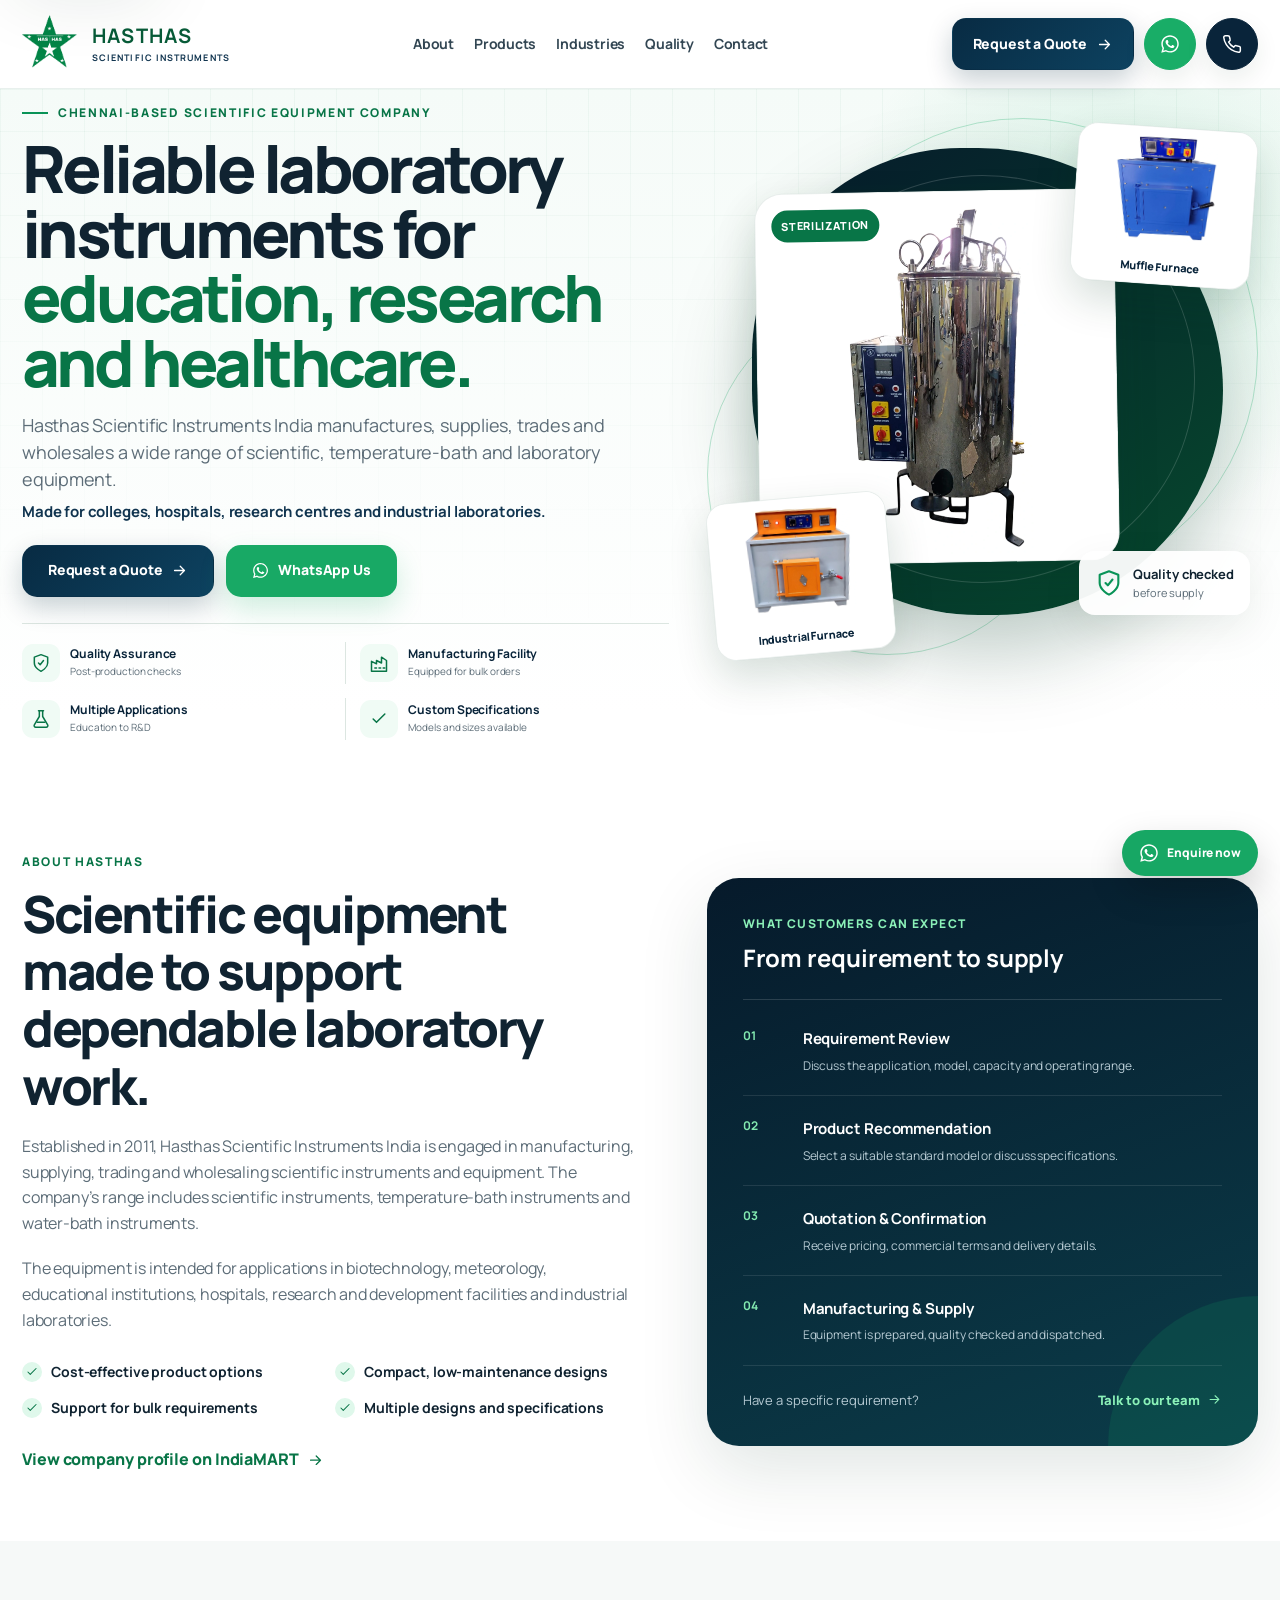
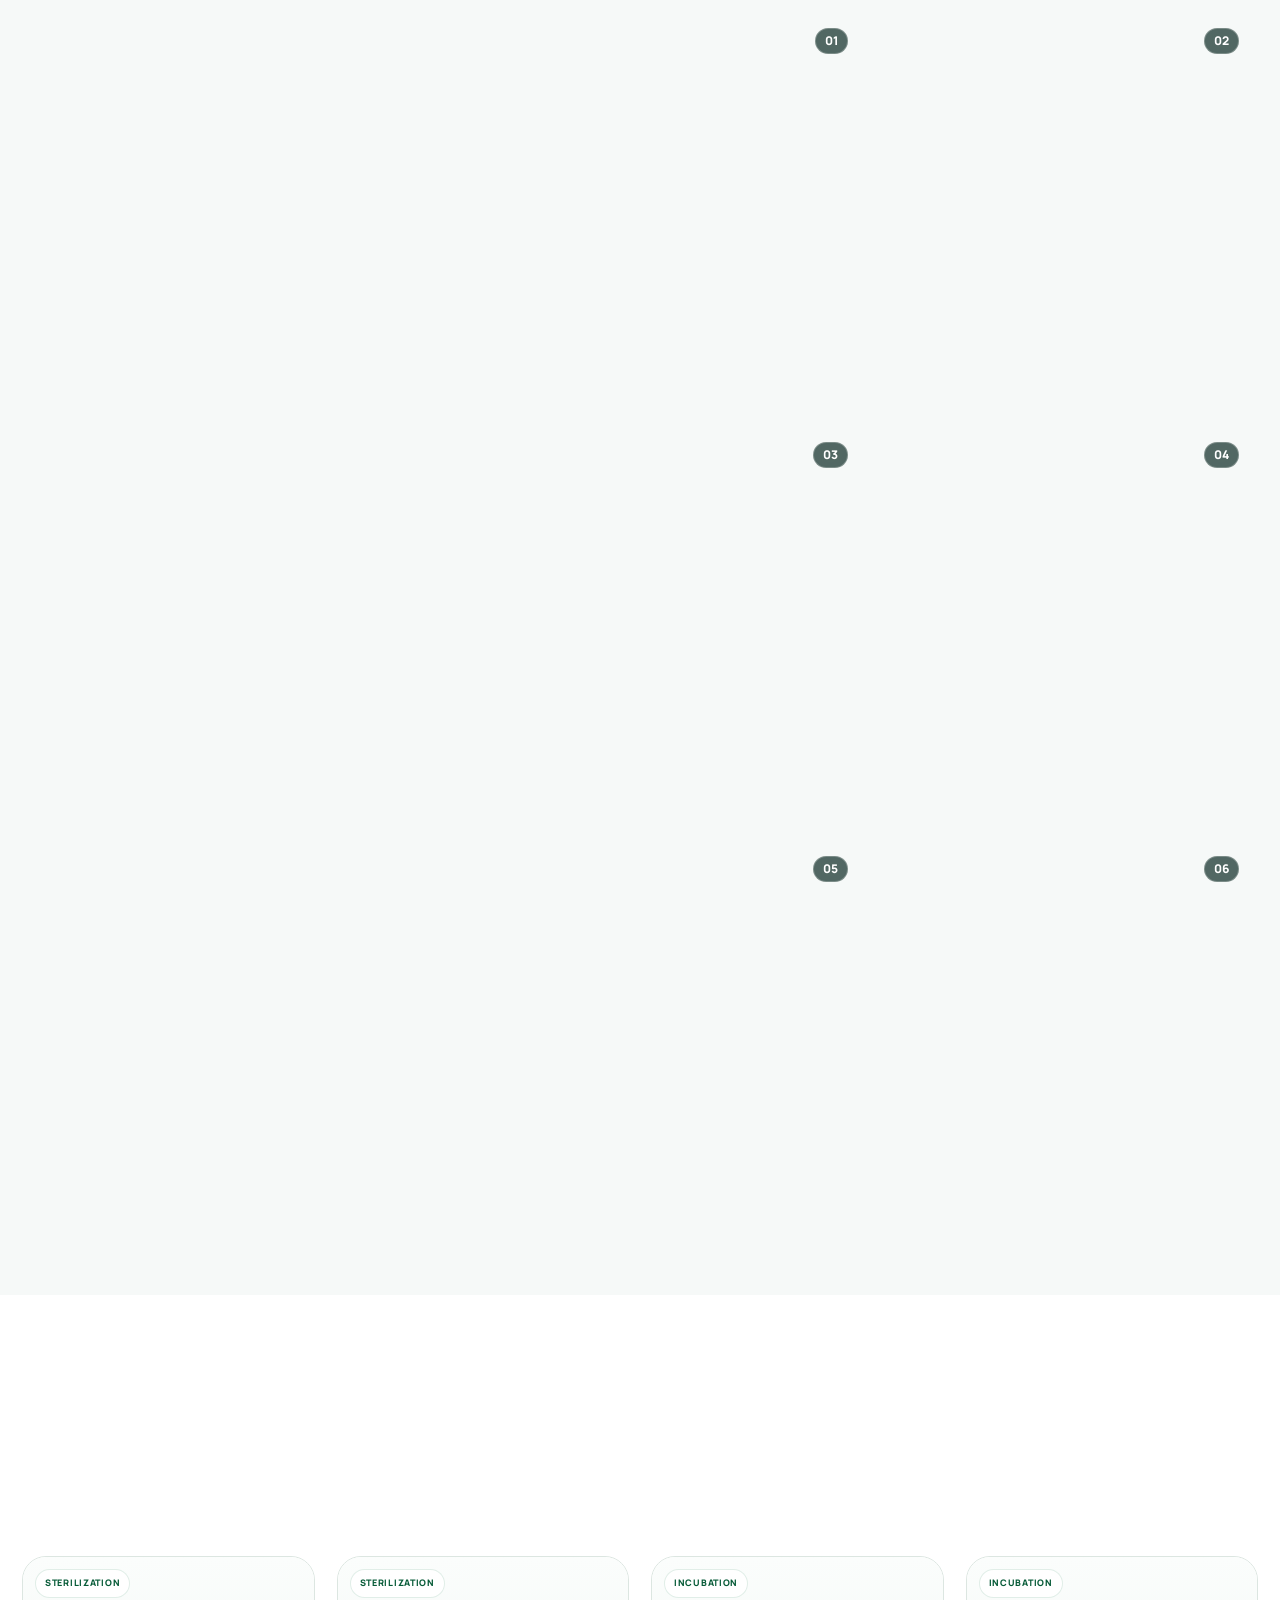
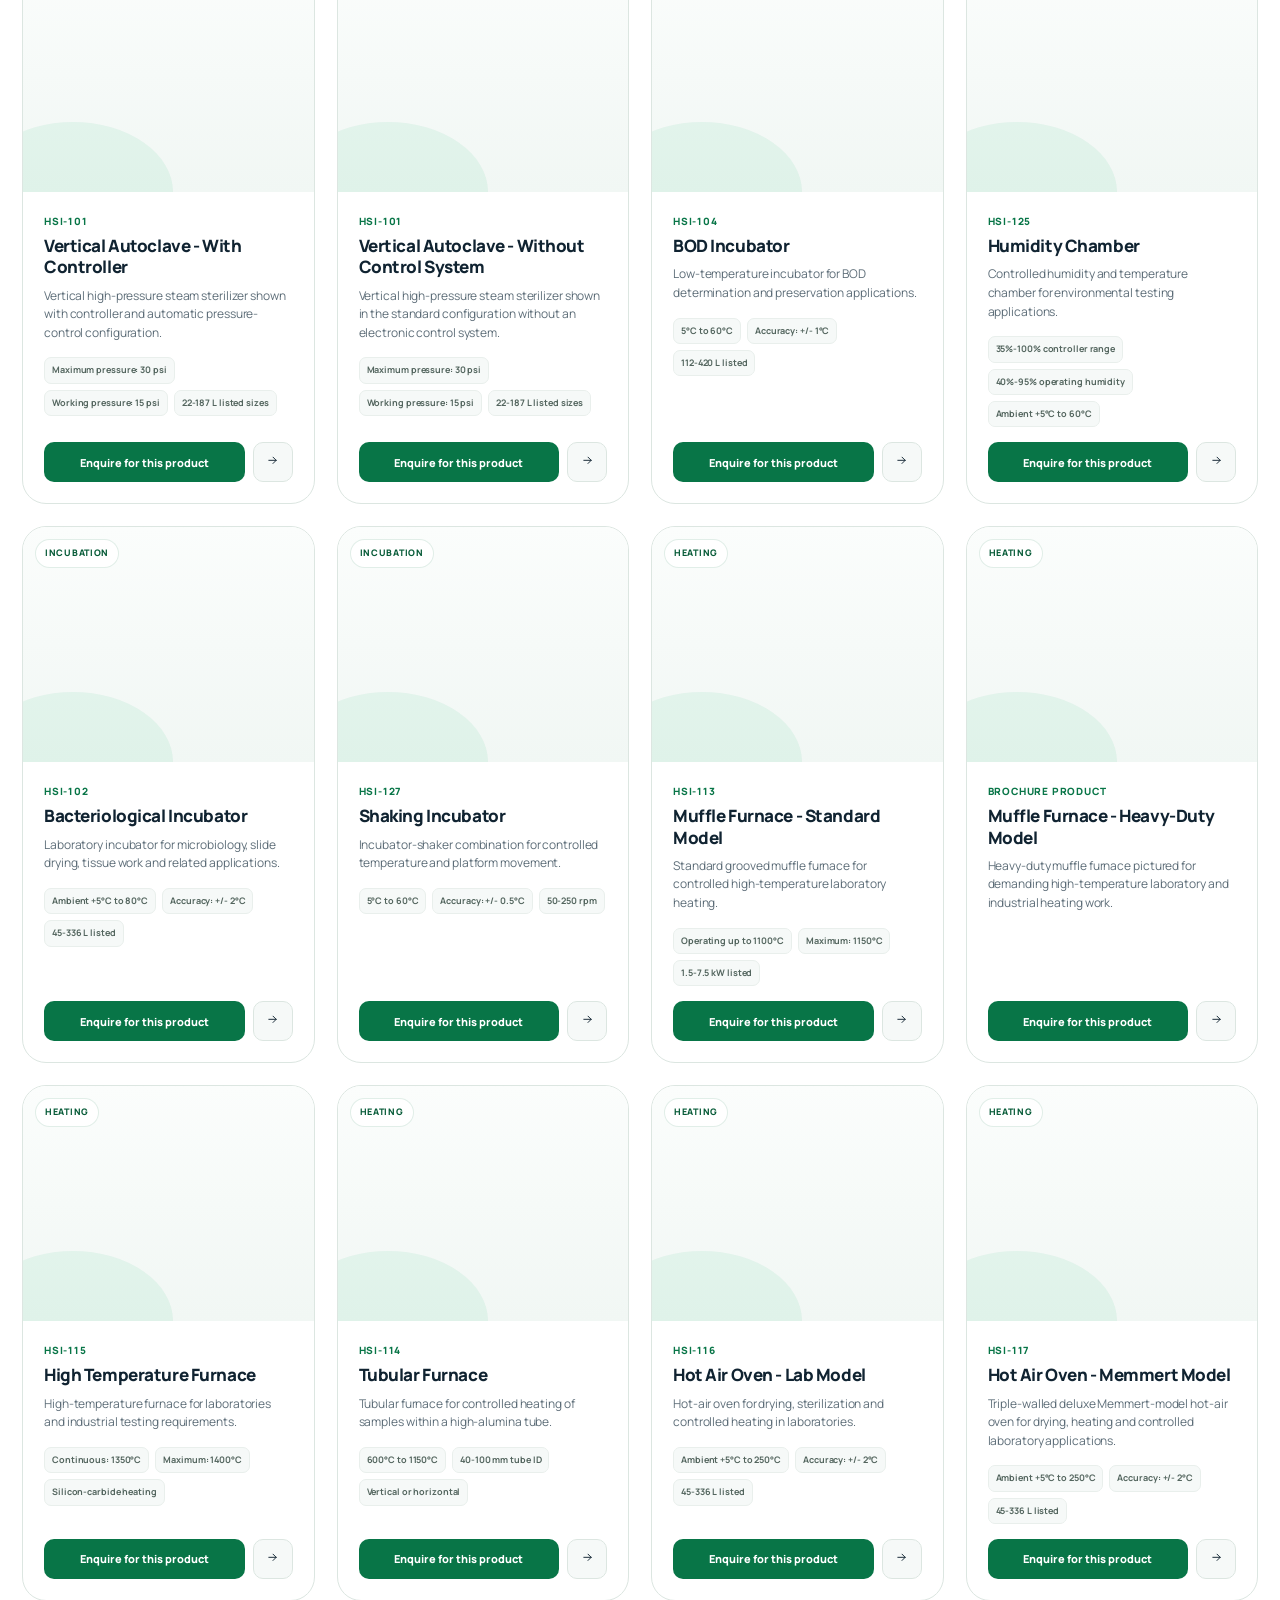
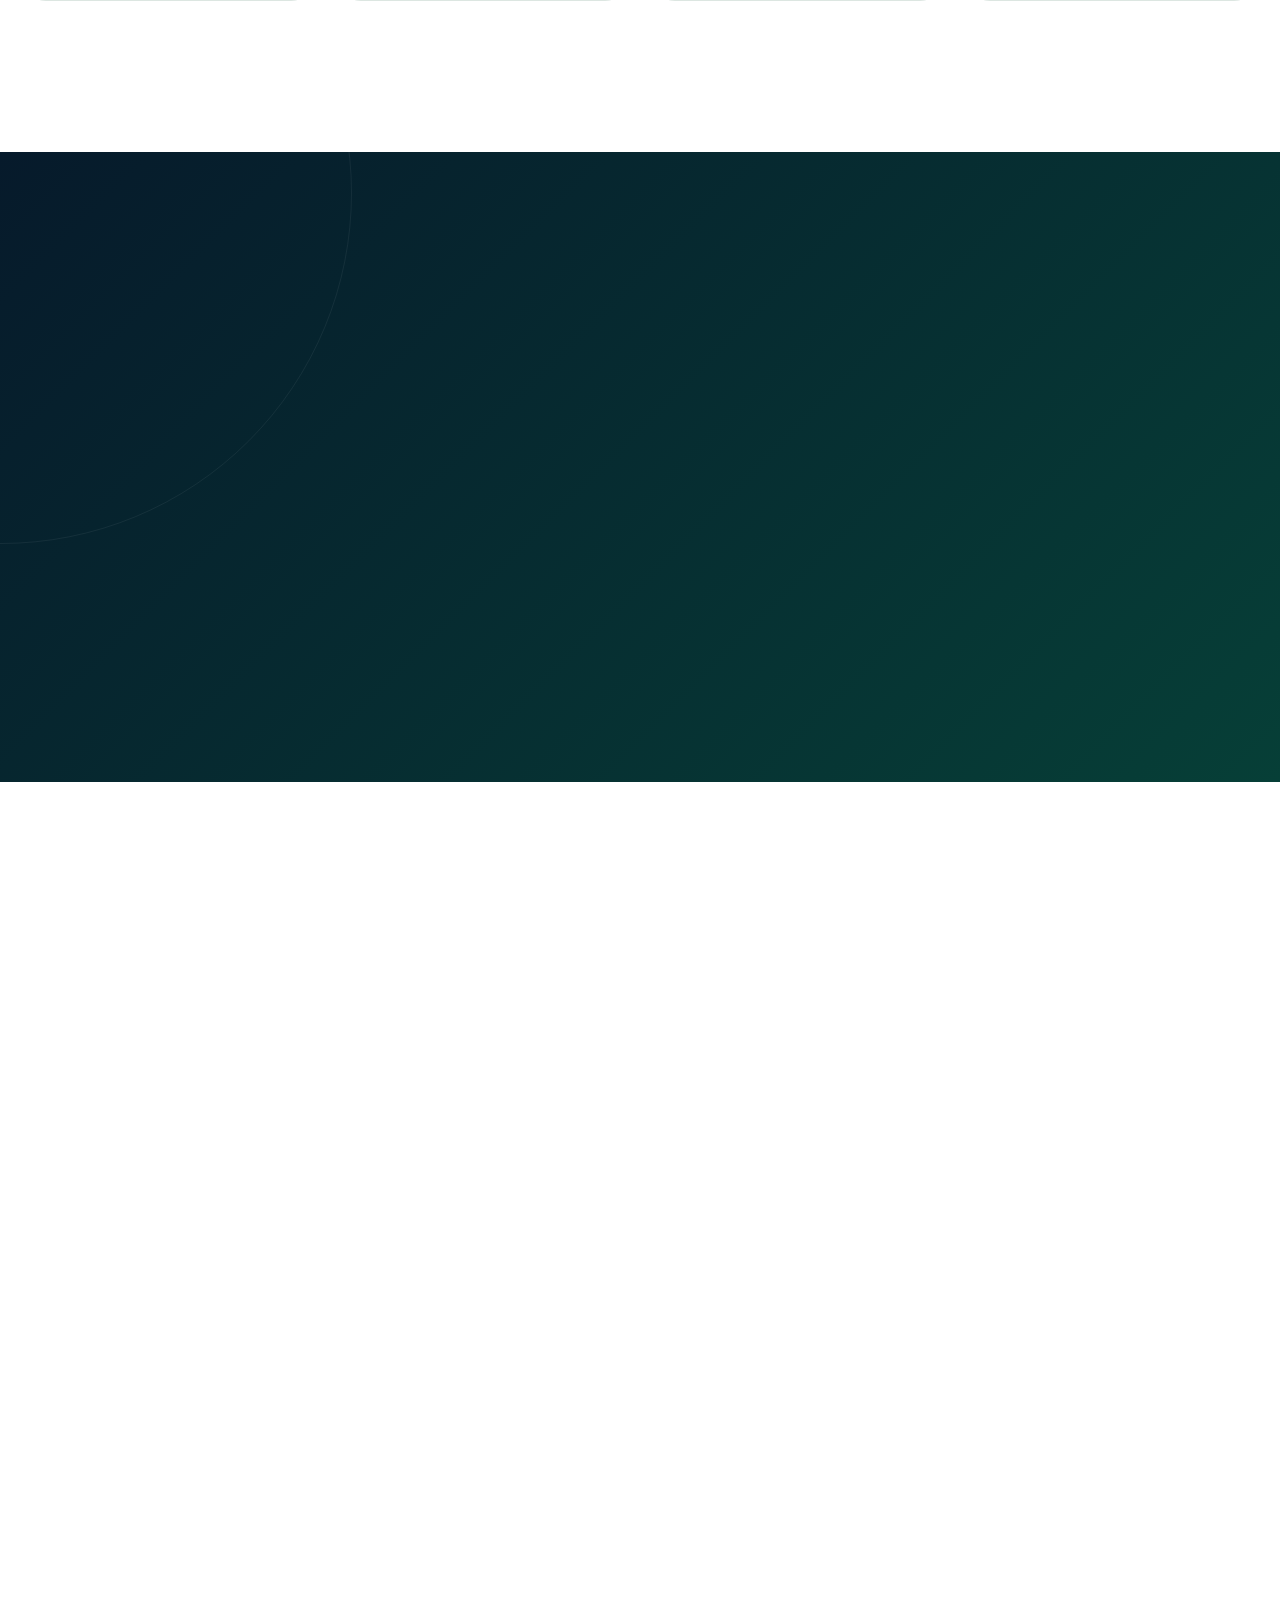
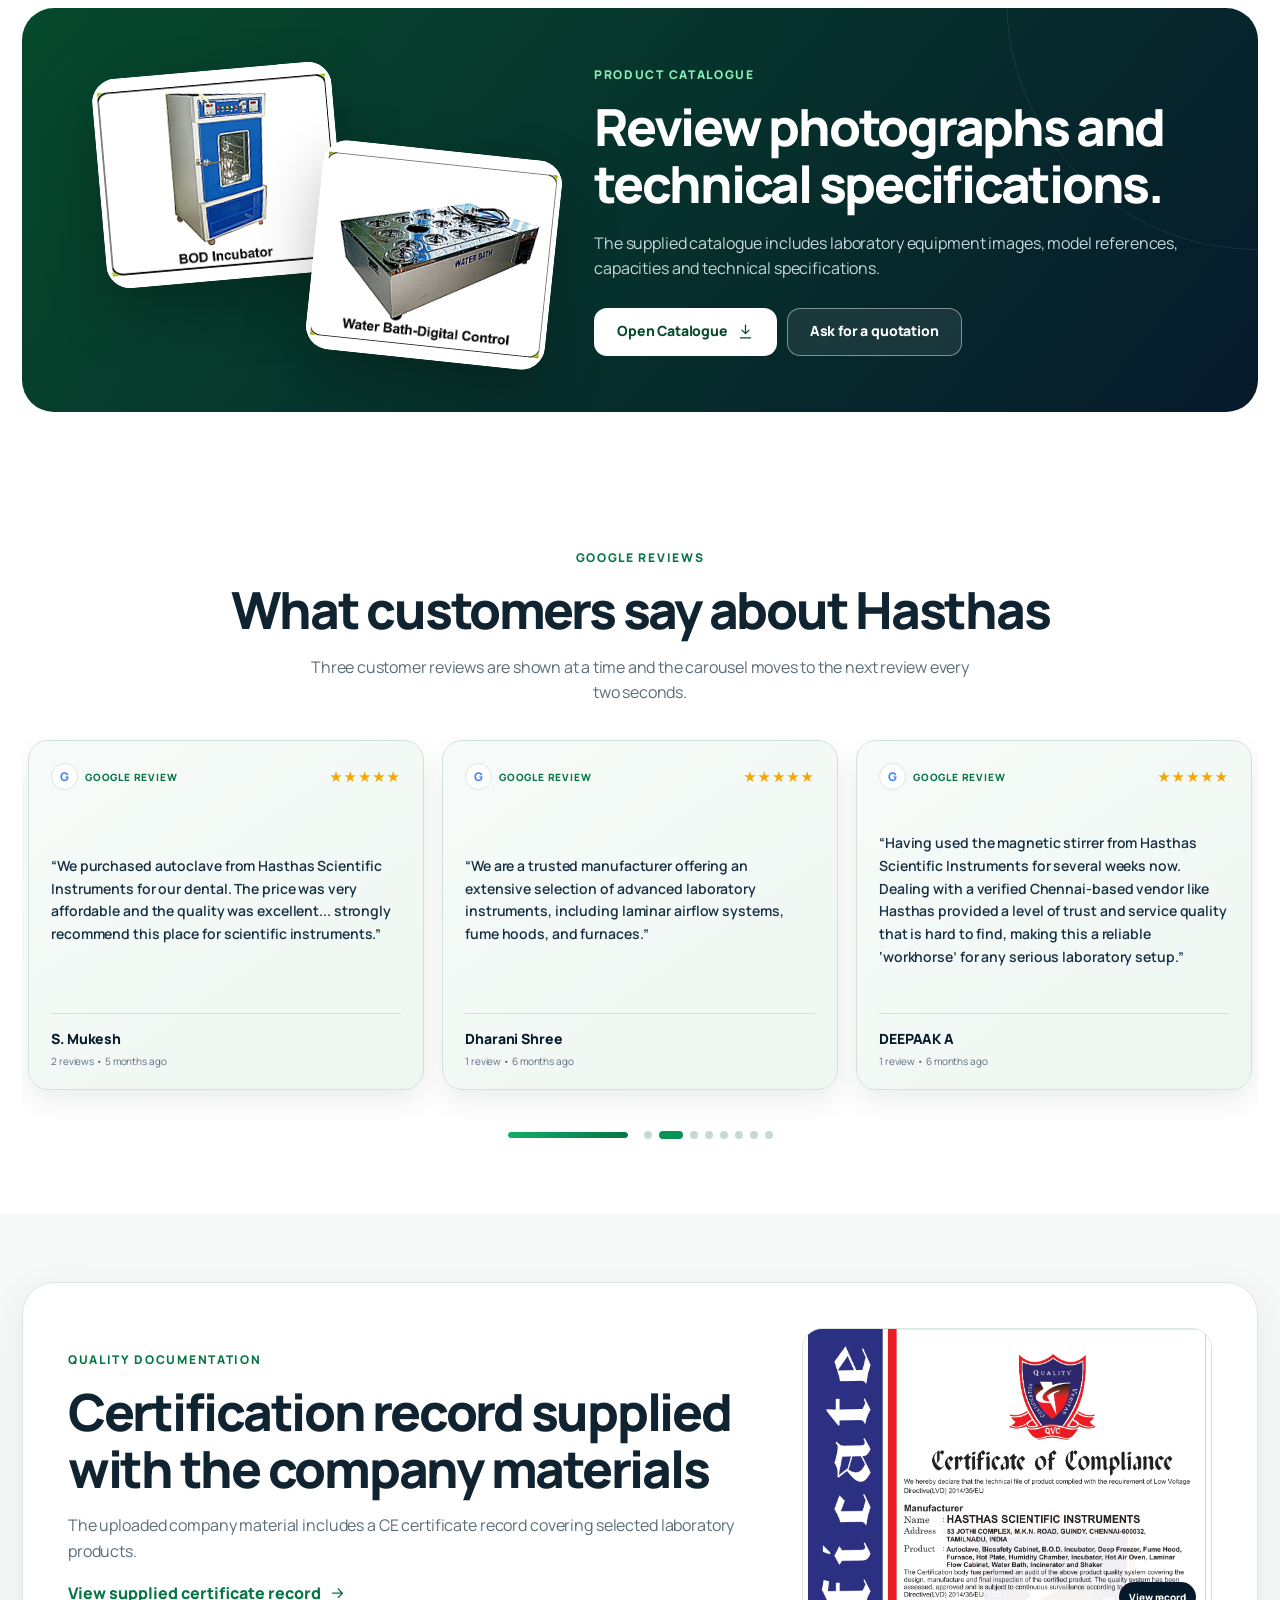
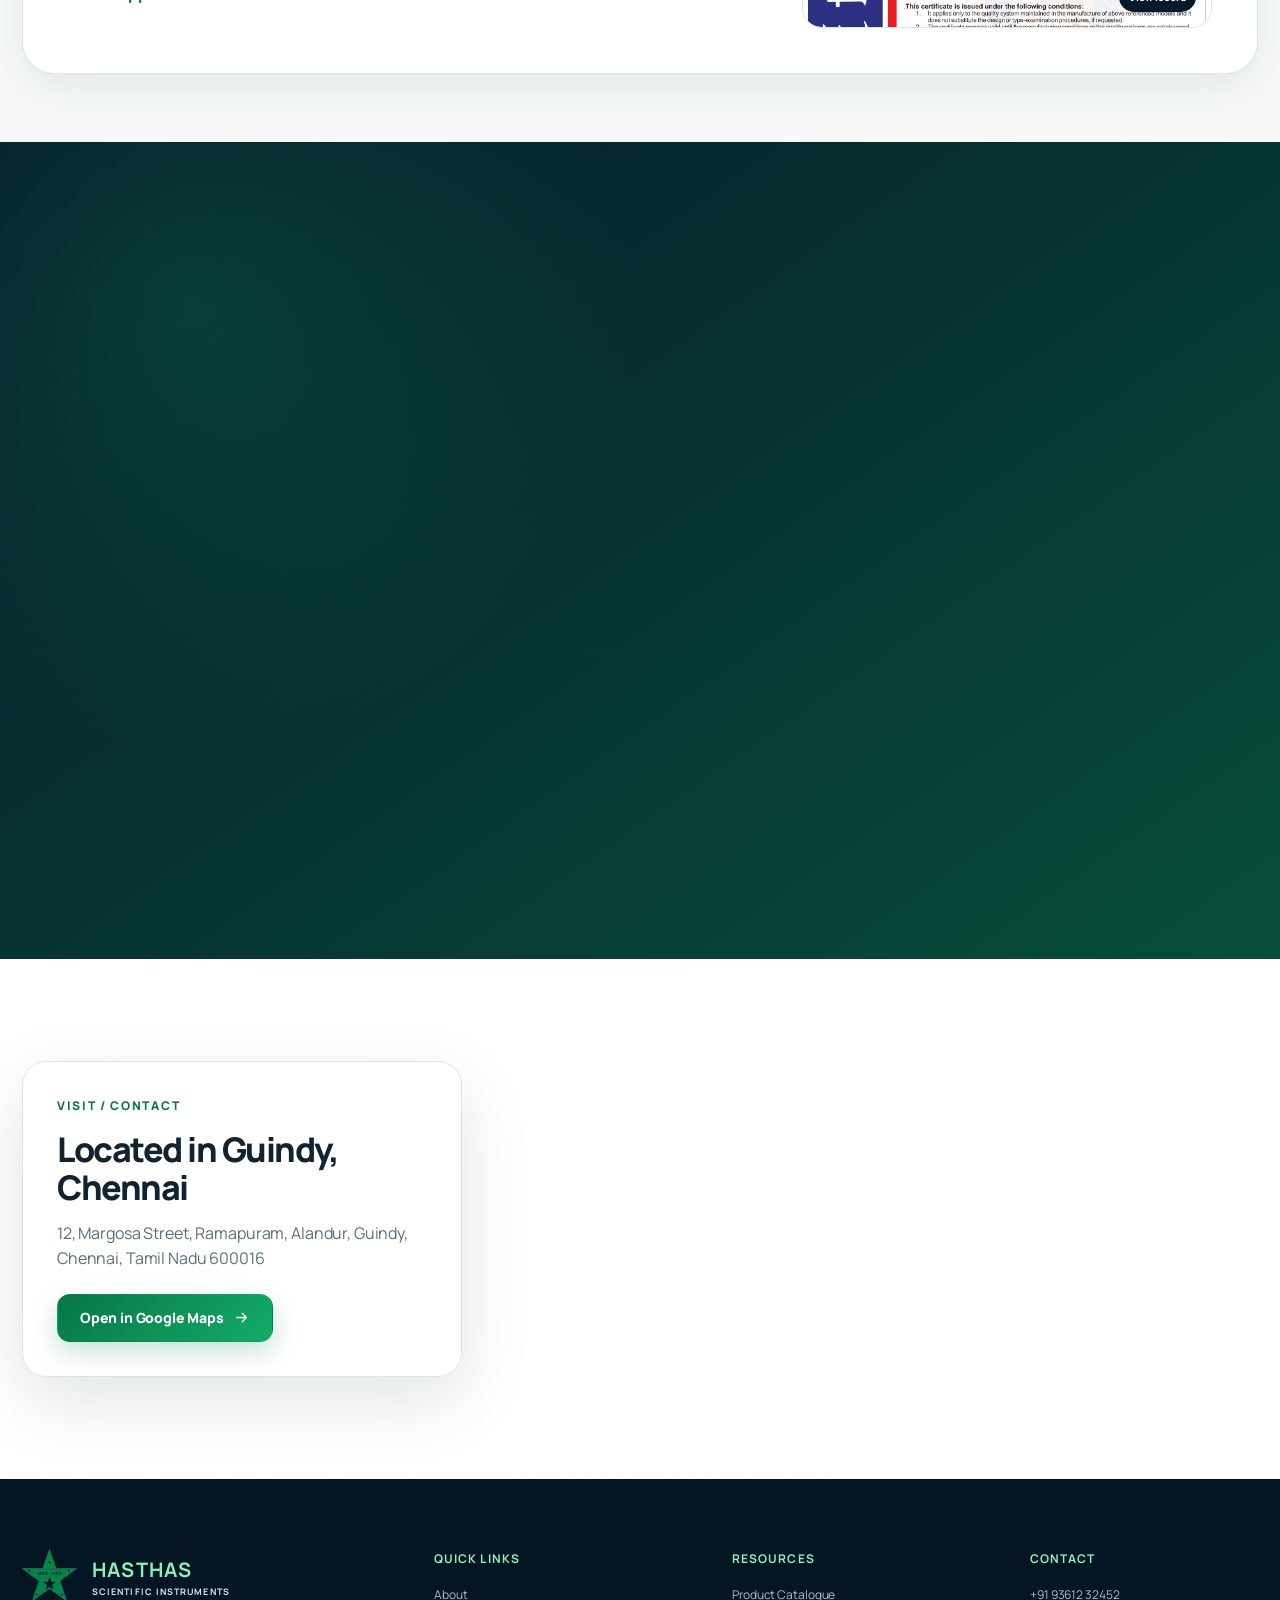
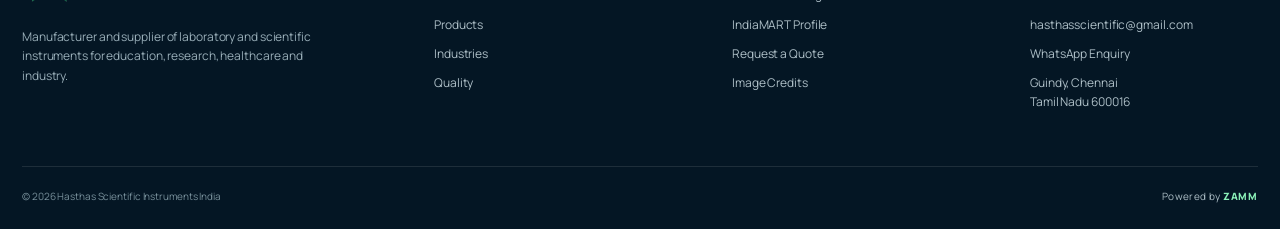
<file: index.html>
<!DOCTYPE html>

<html lang="en">
<head>
<meta charset="utf-8"/>
<meta content="width=device-width, initial-scale=1" name="viewport"/>
<meta content="Hasthas Scientific Instruments India manufactures and supplies laboratory and scientific instruments for colleges, hospitals, research institutions and industrial laboratories." name="description"/>
<meta content="#075b38" name="theme-color"/>
<title>Hasthas Scientific Instruments | Laboratory Equipment Manufacturer &amp; Supplier</title>
<meta name="robots" content="index, follow, max-image-preview:large, max-snippet:-1, max-video-preview:-1"/>
<link rel="canonical" href="https://hasthasscientificinstruments.netlify.app/"/>
<meta property="og:type" content="website"/>
<meta property="og:site_name" content="Hasthas Scientific Instruments"/>
<meta property="og:title" content="Hasthas Scientific Instruments | Laboratory Equipment Manufacturer &amp; Supplier"/>
<meta property="og:description" content="Laboratory and scientific instruments for colleges, hospitals, research institutions and industrial laboratories."/>
<meta property="og:url" content="https://hasthasscientificinstruments.netlify.app/"/>
<meta property="og:image" content="https://hasthasscientificinstruments.netlify.app/assets/images/hero/vertical-autoclave-new.webp"/>
<meta name="twitter:card" content="summary_large_image"/>
<script type="application/ld+json">
{
  "@context": "https://schema.org",
  "@type": "LocalBusiness",
  "name": "Hasthas Scientific Instruments",
  "url": "https://hasthasscientificinstruments.netlify.app/",
  "logo": "https://hasthasscientificinstruments.netlify.app/assets/images/hasthas-logo.webp",
  "image": "https://hasthasscientificinstruments.netlify.app/assets/images/hero/vertical-autoclave-new.webp",
  "description": "Manufacturer and supplier of laboratory and scientific instruments for education, healthcare, research and industrial laboratories.",
  "telephone": "+91 93612 32452",
  "email": "hasthasscientific@gmail.com",
  "foundingDate": "2011",
  "address": {
    "@type": "PostalAddress",
    "streetAddress": "12, Margosa Street, Ramapuram, Alandur, Guindy",
    "addressLocality": "Chennai",
    "addressRegion": "Tamil Nadu",
    "postalCode": "600016",
    "addressCountry": "IN"
  },
  "sameAs": [
    "https://www.indiamart.com/hasthas-scientific/profile.html"
  ]
}
</script>
<link href="assets/images/favicon.webp" rel="icon" type="image/webp"/>
<link as="image" href="assets/images/hero/vertical-autoclave-new.webp" rel="preload"/>
<link href="https://fonts.googleapis.com" rel="preconnect"/>
<link crossorigin="" href="https://fonts.gstatic.com" rel="preconnect"/>
<link href="https://fonts.googleapis.com/css2?family=Manrope:wght@400;500;600;700;800&amp;display=swap" rel="stylesheet"/>
<link href="styles.css" rel="stylesheet"/>
</head>
<body>
<a class="skip-link" href="#main">Skip to content</a>
<svg aria-hidden="true" class="svg-sprite" height="0" width="0">
<symbol id="i-phone" viewbox="0 0 24 24"><path d="M22 16.92v3a2 2 0 0 1-2.18 2 19.79 19.79 0 0 1-8.63-3.07 19.5 19.5 0 0 1-6-6A19.79 19.79 0 0 1 2.12 4.18 2 2 0 0 1 4.11 2h3a2 2 0 0 1 2 1.72c.12.9.33 1.78.62 2.63a2 2 0 0 1-.45 2.11L8 9.73a16 16 0 0 0 6 6l1.27-1.27a2 2 0 0 1 2.11-.45c.85.29 1.73.5 2.63.62A2 2 0 0 1 22 16.92z"></path></symbol>
<symbol id="i-mail" viewbox="0 0 24 24"><rect x="3" y="5" width="18" height="14" rx="2"></rect><path d="m3 7 9 6 9-6"></path></symbol>
<symbol id="i-whatsapp" viewbox="0 0 448 512"><path d="M380.9 97.1C339 55.1 283.2 32 223.9 32c-122.4 0-222 99.6-222 222 0 39.1 10.2 77.3 29.6 111L0 480l117.7-30.9c32.4 17.7 68.9 27 106.1 27h.1c122.3 0 224.1-99.6 224.1-222 0-59.3-25.2-115-67.1-157zm-157 341.6c-33.2 0-65.7-8.9-94-25.7l-6.7-4-69.8 18.3L72 359.2l-4.4-7c-18.5-29.4-28.2-63.3-28.2-98.2 0-101.7 82.8-184.5 184.6-184.5 49.3 0 95.6 19.2 130.4 54.1 34.8 34.9 56.2 81.2 56.1 130.5 0 101.8-84.9 184.6-186.6 184.6zm101.2-138.2c-5.5-2.8-32.8-16.2-37.9-18-5.1-1.9-8.8-2.8-12.5 2.8-3.7 5.6-14.3 18-17.6 21.8-3.2 3.7-6.5 4.2-12 1.4-32.6-16.3-54-29.1-75.5-66-5.7-9.8 5.7-9.1 16.3-30.3 1.8-3.7.9-6.9-.5-9.7-1.4-2.8-12.5-30.1-17.1-41.2-4.5-10.8-9.1-9.3-12.5-9.5-3.2-.2-6.9-.2-10.6-.2-3.7 0-9.7 1.4-14.8 6.9-5.1 5.6-19.4 19-19.4 46.3 0 27.3 19.9 53.7 22.6 57.4 2.8 3.7 39.1 59.7 94.8 83.8 35.2 15.2 49 16.5 66.6 13.9 10.7-1.6 32.8-13.4 37.4-26.4 4.6-13 4.6-24.1 3.2-26.4-1.3-2.5-5-3.9-10.5-6.6z"></path></symbol>
<symbol id="i-arrow" viewbox="0 0 24 24"><path d="M5 12h14M13 6l6 6-6 6"></path></symbol>
<symbol id="i-download" viewbox="0 0 24 24"><path d="M12 3v12m0 0 5-5m-5 5-5-5M5 21h14"></path></symbol>
<symbol id="i-check" viewbox="0 0 24 24"><path d="m5 12 4 4L19 6"></path></symbol>
<symbol id="i-map" viewbox="0 0 24 24"><path d="M20 10c0 5-8 12-8 12S4 15 4 10a8 8 0 1 1 16 0z"></path><circle cx="12" cy="10" r="2.5"></circle></symbol>
<symbol id="i-menu" viewbox="0 0 24 24"><path d="M4 6h16M4 12h16M4 18h16"></path></symbol>
<symbol id="i-close" viewbox="0 0 24 24"><path d="m6 6 12 12M18 6 6 18"></path></symbol>
<symbol id="i-chevron" viewbox="0 0 24 24"><path d="m6 9 6 6 6-6"></path></symbol>
<symbol id="i-search" viewbox="0 0 24 24"><circle cx="11" cy="11" r="7"></circle><path d="m20 20-4-4"></path></symbol>
<symbol id="i-shield" viewbox="0 0 24 24"><path d="M12 22s8-4 8-10V5l-8-3-8 3v7c0 6 8 10 8 10z"></path><path d="m9 12 2 2 4-5"></path></symbol>
<symbol id="i-factory" viewbox="0 0 24 24"><path d="M3 22V10l6 3V9l6 3V5l6 4v13H3z"></path><path d="M7 18h2m3 0h2m3 0h2"></path></symbol>
<symbol id="i-flask" viewbox="0 0 24 24"><path d="M9 2h6M10 2v7l-6 10a2 2 0 0 0 1.7 3h12.6a2 2 0 0 0 1.7-3L14 9V2"></path><path d="M7.5 16h9"></path></symbol>
</svg>
<header class="site-header" id="top">
<div class="container header-inner">
<a aria-label="Hasthas Scientific Instruments home" class="brand" href="#top">
<img alt="Hasthas logo" height="62" src="assets/images/hasthas-logo.webp" width="62"/>
<span><strong>Hasthas</strong><small>Scientific Instruments</small></span>
</a>
<div class="mobile-header-actions" aria-label="Mobile quick contact">
<a class="mobile-header-call" href="tel:+919361232452" aria-label="Call Hasthas Scientific Instruments">
<svg><use href="#i-phone"></use></svg>
</a>
<a class="mobile-header-whatsapp" href="https://wa.me/919361232452?text=Hello%20Hasthas%20Scientific%20Instruments%2C%20I%20would%20like%20to%20enquire%20about%20laboratory%20equipment." target="_blank" rel="noopener" aria-label="WhatsApp Hasthas Scientific Instruments">
<svg><use href="#i-whatsapp"></use></svg>
</a>
</div>
<button aria-expanded="false" aria-label="Open navigation" class="menu-toggle" type="button">
<svg class="menu-icon"><use href="#i-menu"></use></svg>
<svg class="close-icon"><use href="#i-close"></use></svg>
</button>
<nav aria-label="Primary navigation" class="nav">
<a href="#about">About</a>
<a href="#products">Products</a>
<a href="#industries">Industries</a>
<a href="#quality">Quality</a>
<a href="#contact">Contact</a>
</nav>
<div aria-label="Quick contact options" class="header-contact-actions">
<a class="btn btn-primary header-quote" href="#quote">Request a Quote <svg><use href="#i-arrow"></use></svg></a>
<a aria-label="WhatsApp Hasthas Scientific Instruments" class="header-contact-link header-whatsapp" href="https://wa.me/919361232452?text=Hello%20Hasthas%20Scientific%20Instruments%2C%20I%20would%20like%20to%20enquire%20about%20laboratory%20equipment." rel="noopener" target="_blank">
<svg><use href="#i-whatsapp"></use></svg><span>WhatsApp</span>
</a>
<a aria-label="Call Hasthas Scientific Instruments" class="header-contact-link header-call" href="tel:+919361232452">
<svg><use href="#i-phone"></use></svg><span>Call</span>
</a>
</div>
</div>
</header>
<main id="main">
<section class="hero section">
<div class="hero-grid-glow"></div>
<div class="container hero-layout">
<div class="hero-copy reveal">
<div class="eyebrow"><span></span> Chennai-based scientific equipment company</div>
<h1>Reliable laboratory instruments for <em>education, research and healthcare.</em></h1>
<p class="hero-lead">Hasthas Scientific Instruments India manufactures, supplies, trades and wholesales a wide range of scientific, temperature-bath and laboratory equipment.</p>
<p class="hero-subline">Made for colleges, hospitals, research centres and industrial laboratories.</p>
<div class="hero-actions">
<a class="btn btn-primary btn-large" href="#quote">Request a Quote <svg><use href="#i-arrow"></use></svg></a>
<a class="btn btn-whatsapp btn-large" href="https://wa.me/919361232452?text=Hello%20Hasthas%20Scientific%20Instruments%2C%20I%20would%20like%20to%20enquire%20about%20laboratory%20equipment." rel="noopener" target="_blank"><svg><use href="#i-whatsapp"></use></svg> WhatsApp Us</a>
</div>
<div aria-label="Company advantages" class="hero-proof hero-feature-grid">
<article>
<span class="hero-feature-icon"><svg><use href="#i-shield"></use></svg></span>
<div><strong>Quality Assurance</strong><span>Post-production checks</span></div>
</article>
<article>
<span class="hero-feature-icon"><svg><use href="#i-factory"></use></svg></span>
<div><strong>Manufacturing Facility</strong><span>Equipped for bulk orders</span></div>
</article>
<article>
<span class="hero-feature-icon"><svg><use href="#i-flask"></use></svg></span>
<div><strong>Multiple Applications</strong><span>Education to R&amp;D</span></div>
</article>
<article>
<span class="hero-feature-icon"><svg><use href="#i-check"></use></svg></span>
<div><strong>Custom Specifications</strong><span>Models and sizes available</span></div>
</article>
</div>
</div>
<div aria-label="Hasthas laboratory equipment showcase" class="hero-visual reveal delay-1">
<div class="visual-ring ring-one"></div>
<div class="visual-ring ring-two"></div>
<div class="hero-product hero-product-main hero-product-main-updated">
<span class="product-tag">Sterilization</span>
<img alt="Hasthas vertical autoclave with digital controller" height="1400" src="assets/images/hero/vertical-autoclave-new.webp" width="745"/>
</div>
<div class="hero-product hero-product-top hero-product-updated">
<img alt="Hasthas blue muffle furnace" height="939" src="assets/images/hero/muffle-furnace-blue-new.webp" width="931"/>
<span>Muffle Furnace</span>
</div>
<div class="hero-product hero-product-bottom hero-product-updated">
<img alt="Hasthas orange and grey muffle furnace" height="979" src="assets/images/hero/muffle-furnace-orange-new.webp" width="1005"/>
<span>Industrial Furnace</span>
</div>
<div class="hero-note"><svg><use href="#i-shield"></use></svg><span><strong>Quality checked</strong> before supply</span></div>
</div>
</div>
</section>

<section class="section about" id="about">
<div class="container about-layout">
<div class="about-copy reveal">
<div class="section-kicker">About Hasthas</div>
<h2>Scientific equipment made to support dependable laboratory work.</h2>
<p>Established in 2011, Hasthas Scientific Instruments India is engaged in manufacturing, supplying, trading and wholesaling scientific instruments and equipment. The company’s range includes scientific instruments, temperature-bath instruments and water-bath instruments.</p>
<p>The equipment is intended for applications in biotechnology, meteorology, educational institutions, hospitals, research and development facilities and industrial laboratories.</p>
<ul class="check-list">
<li><svg><use href="#i-check"></use></svg> Cost-effective product options</li>
<li><svg><use href="#i-check"></use></svg> Compact, low-maintenance designs</li>
<li><svg><use href="#i-check"></use></svg> Support for bulk requirements</li>
<li><svg><use href="#i-check"></use></svg> Multiple designs and specifications</li>
</ul>
<a class="text-link" href="https://www.indiamart.com/hasthas-scientific/profile.html" rel="noopener" target="_blank">View company profile on IndiaMART <svg><use href="#i-arrow"></use></svg></a>
</div>
<div class="about-panel reveal delay-1">
<div class="about-panel-head">
<span>What customers can expect</span>
<strong>From requirement to supply</strong>
</div>
<div class="process-list">
<article><b>01</b><div><strong>Requirement Review</strong><p>Discuss the application, model, capacity and operating range.</p></div></article>
<article><b>02</b><div><strong>Product Recommendation</strong><p>Select a suitable standard model or discuss specifications.</p></div></article>
<article><b>03</b><div><strong>Quotation &amp; Confirmation</strong><p>Receive pricing, commercial terms and delivery details.</p></div></article>
<article><b>04</b><div><strong>Manufacturing &amp; Supply</strong><p>Equipment is prepared, quality checked and dispatched.</p></div></article>
</div>
<div class="about-mini-cta">
<span>Have a specific requirement?</span>
<a href="#quote">Talk to our team <svg><use href="#i-arrow"></use></svg></a>
</div>
</div>
</div>
</section>
<section class="section categories-section" id="products">
<div class="container">


<div class="categories-layout"><div class="section-heading categories-intro reveal">
<div class="section-kicker">Product Range</div>
<h2>Laboratory equipment across key applications</h2>
<p>Explore the main categories available from the Hasthas catalogue. Exact specifications and configurations can be discussed during enquiry.</p>
</div><div class="category-grid reveal delay-1"><a class="category-card" data-filter-jump="Sterilization" href="#featured-products"><div class="category-photo"><img alt="Laboratory autoclave used for sterilization" height="600" loading="lazy" src="assets/images/categories/sterilization.webp" width="900"/></div><div class="category-number">01</div><div class="category-icon sterilization"><svg><use href="#i-shield"></use></svg></div><div class="category-content"><h3>Sterilization</h3><p>Vertical autoclaves and related sterilization equipment.</p><span class="category-card-link">Explore products <svg><use href="#i-arrow"></use></svg></span></div></a><a class="category-card" data-filter-jump="Incubation" href="#featured-products"><div class="category-photo"><img alt="BOD incubator used for controlled laboratory incubation" height="600" loading="lazy" src="assets/images/categories/incubation.webp" width="900"/></div><div class="category-number">02</div><div class="category-icon incubation"><svg><use href="#i-flask"></use></svg></div><div class="category-content"><h3>Incubation &amp; Chambers</h3><p>BOD incubators, lab incubators and humidity chambers.</p><span class="category-card-link">Explore products <svg><use href="#i-arrow"></use></svg></span></div></a><a class="category-card" data-filter-jump="Heating" href="#featured-products"><div class="category-photo"><img alt="Laboratory heating oven for controlled drying and thermal work" height="600" loading="lazy" src="assets/images/categories/ovens-furnaces.webp" width="900"/></div><div class="category-number">03</div><div class="category-icon heating"><span>°C</span></div><div class="category-content"><h3>Ovens &amp; Furnaces</h3><p>Hot-air ovens, vacuum ovens, driers and furnace systems.</p><span class="category-card-link">Explore products <svg><use href="#i-arrow"></use></svg></span></div></a><a class="category-card" data-filter-jump="Clean Air" href="#featured-products"><div class="category-photo"><img alt="Laminar airflow cabinet for clean laboratory work" height="600" loading="lazy" src="assets/images/categories/clean-air.webp" width="900"/></div><div class="category-number">04</div><div class="category-icon cleanair"><span>HEPA</span></div><div class="category-content"><h3>Clean Air Systems</h3><p>Laminar flow cabinets, fume hoods and biosafety equipment.</p><span class="category-card-link">Explore products <svg><use href="#i-arrow"></use></svg></span></div></a><a class="category-card" data-filter-jump="Baths" href="#featured-products"><div class="category-photo"><img alt="Laboratory circulating water bath for controlled temperature applications" height="600" loading="lazy" src="assets/images/categories/temperature-baths.webp" width="900"/></div><div class="category-number">05</div><div class="category-icon bath"><span>H₂O</span></div><div class="category-content"><h3>Temperature Baths</h3><p>Water baths, low-temperature baths and viscosity baths.</p><span class="category-card-link">Explore products <svg><use href="#i-arrow"></use></svg></span></div></a><a class="category-card" data-filter-jump="Essentials" href="#featured-products"><div class="category-photo"><img alt="Laboratory hot plate magnetic stirrer" height="600" loading="lazy" src="assets/images/categories/lab-essentials.webp" width="900"/></div><div class="category-number">06</div><div class="category-icon essentials"><span>LAB</span></div><div class="category-content"><h3>Lab Essentials</h3><p>Hot plates, stirrers, heating mantles and process equipment.</p><span class="category-card-link">Explore products <svg><use href="#i-arrow"></use></svg></span></div></a></div></div></div>
</section>
<section class="section product-showcase" id="featured-products">
<div class="container">
<div class="products-head reveal">
<div>
<div class="section-kicker">Featured Equipment</div>
<h2>Find equipment for your laboratory</h2>
</div>
<label class="product-search">
<span class="sr-only">Search products</span>
<svg><use href="#i-search"></use></svg>
<input autocomplete="off" id="productSearch" placeholder="Search equipment..." type="search"/>
</label>
</div>
<div aria-label="Product filters" class="filter-row reveal" id="filterRow">
<button class="active" data-filter="All">All</button>
<button data-filter="Sterilization">Sterilization</button>
<button data-filter="Incubation">Incubation</button>
<button data-filter="Heating">Ovens &amp; Furnaces</button>
<button data-filter="Clean Air">Clean Air</button>
<button data-filter="Baths">Baths</button>
<button data-filter="Essentials">Lab Essentials</button>
</div>
<div aria-live="polite" class="product-grid" id="productGrid"></div>
<p class="no-results" hidden="" id="noResults">No matching equipment found. Try another product name or category.</p>
<div class="products-footer reveal">
<button class="btn btn-secondary" id="showMoreBtn" type="button">Show more equipment <svg><use href="#i-chevron"></use></svg></button>
<a class="btn btn-dark" href="assets/docs/Hasthas-Product-Catalogue.pdf" rel="noopener" target="_blank">Download Full Catalogue <svg><use href="#i-download"></use></svg></a>
</div>
</div>
</section>
<section class="section industries" id="industries">
<div class="container industries-layout">
<div class="industries-intro reveal">
<div class="section-kicker light">Industries Served</div>
<h2>Equipment for diverse scientific environments.</h2>
<p>Hasthas equipment supports institutions and laboratories where controlled temperature, sterilization, drying, incubation and clean-air work are essential.</p>
<a class="btn btn-light" href="#quote">Discuss your application <svg><use href="#i-arrow"></use></svg></a>
</div>
<div class="industry-grid reveal delay-1">
<article>
  <img class="industry-photo" src="assets/images/industries/colleges-universities.webp" alt="Students using scientific equipment in a college laboratory" width="720" height="540" loading="lazy"/>
  <div class="industry-copy"><span>01</span><h3>Colleges &amp; Universities</h3><p>Teaching laboratories across science and engineering departments.</p></div>
</article>
<article>
  <img class="industry-photo" src="assets/images/industries/hospitals-medical-labs.webp" alt="Laboratory technician using medical testing equipment" width="720" height="540" loading="lazy"/>
  <div class="industry-copy"><span>02</span><h3>Hospitals &amp; Medical Labs</h3><p>Sterilization and controlled laboratory equipment for healthcare facilities.</p></div>
</article>
<article>
  <img class="industry-photo" src="assets/images/industries/research-institutions.webp" alt="Research scientist handling laboratory samples" width="720" height="540" loading="lazy"/>
  <div class="industry-copy"><span>03</span><h3>Research Institutions</h3><p>Equipment supporting experiments, sample preparation and R&amp;D.</p></div>
</article>
<article>
  <img class="industry-photo" src="assets/images/industries/biotechnology.webp" alt="Biotechnology researcher working with a microscope" width="720" height="540" loading="lazy"/>
  <div class="industry-copy"><span>04</span><h3>Biotechnology</h3><p>Incubation, controlled environments and laboratory processing.</p></div>
</article>
<article>
  <img class="industry-photo" src="assets/images/industries/industrial-laboratories.webp" alt="Industrial laboratory equipment in a controlled facility" width="720" height="540" loading="lazy"/>
  <div class="industry-copy"><span>05</span><h3>Industrial Laboratories</h3><p>Heating, drying, testing and process-support applications.</p></div>
</article>
<article>
  <img class="industry-photo" src="assets/images/industries/meteorology-testing.webp" alt="Scientific testing equipment used for measurement and analysis" width="720" height="540" loading="lazy"/>
  <div class="industry-copy"><span>06</span><h3>Meteorology &amp; Testing</h3><p>Environmental and temperature-control equipment for specialist use.</p></div>
</article>
</div>
</div>
</section>
<section class="section quality" id="quality">
<div class="container quality-layout">
<div class="quality-visual reveal">
<div class="quality-product-stack">
<img alt="Organized manufacturing floor with industrial machinery and production capacity" class="quality-img-one" height="1200" loading="lazy" src="assets/images/quality/bulk-production.webp" width="1800"/>
<img alt="Quality engineers inspecting industrial production equipment" class="quality-img-two" height="1200" loading="lazy" src="assets/images/quality/quality-control.webp" width="1800"/>
</div>
<div class="quality-badge"><strong>Total quality</strong><span>management approach</span></div>
</div>
<div class="quality-copy reveal delay-1">
<div class="section-kicker">Manufacturing &amp; Quality</div>
<h2>Infrastructure and quality checks built into the process.</h2>
<p>Hasthas states that its manufacturing facility is equipped with machinery and equipment to support production capacity and bulk requirements. After production, instruments undergo quality-assurance procedures before supply.</p>
<div class="quality-points">
<article>
  <div class="quality-point-media"><span>01</span><img alt="Quality engineers inspecting manufactured equipment" loading="lazy" src="assets/images/quality/quality-control.webp" width="1800" height="1200"/></div>
  <div><h3>Quality Control</h3><p>Checks are carried out to help maintain the expected product quality.</p></div>
</article>
<article>
  <div class="quality-point-media"><span>02</span><img alt="Skilled technician inspecting a precision electronic component" loading="lazy" src="assets/images/quality/skilled-workforce.webp" width="1200" height="1800"/></div>
  <div><h3>Skilled Workforce</h3><p>Engineers, production managers, quality controllers and R&amp;D professionals.</p></div>
</article>
<article>
  <div class="quality-point-media"><span>03</span><img alt="Engineering team discussing machinery and customer requirements" loading="lazy" src="assets/images/quality/customer-consultation.webp" width="1125" height="1800"/></div>
  <div><h3>Customer-Centric Approach</h3><p>Models and specifications are discussed according to the requirement.</p></div>
</article>
<article>
  <div class="quality-point-media"><span>04</span><img alt="Industrial production floor supporting larger manufacturing orders" loading="lazy" src="assets/images/quality/bulk-production.webp" width="1800" height="1200"/></div>
  <div><h3>Bulk Order Capability</h3><p>Production infrastructure intended to meet larger quantity requirements.</p></div>
</article>
</div>
</div>
</div>
</section>

<section class="section catalogue-banner">
<div class="container catalogue-card reveal">
<div aria-hidden="true" class="catalogue-art">
<img alt="" height="480" loading="lazy" src="assets/images/products/bod-incubator.webp" width="600"/>
<img alt="" height="480" loading="lazy" src="assets/images/products/water-bath-digital.webp" width="600"/>
</div>
<div class="catalogue-copy">
<div class="section-kicker light">Product Catalogue</div>
<h2>Review photographs and technical specifications.</h2>
<p>The supplied catalogue includes laboratory equipment images, model references, capacities and technical specifications.</p>
<div class="catalogue-actions">
<a class="btn btn-light" href="assets/docs/Hasthas-Product-Catalogue.pdf" rel="noopener" target="_blank">Open Catalogue <svg><use href="#i-download"></use></svg></a>
<a class="btn btn-outline-light" href="#quote">Ask for a quotation</a>
</div>
</div>
</div>
</section>
<section class="section testimonials" aria-labelledby="reviewsTitle">
<div class="container">
<div class="section-heading centered reveal">
<div class="section-kicker">Google Reviews</div>
<h2 id="reviewsTitle">What customers say about Hasthas</h2>
<p>Three customer reviews are shown at a time and the carousel moves to the next review every two seconds.</p>
</div>
<div class="reviews-slider reveal delay-1" id="reviewsSlider" aria-label="Customer reviews carousel">
<div class="reviews-track">
<article class="review-card">
<div class="review-top"><div class="review-source">Google Review</div><div class="stars" aria-label="5 out of 5 stars">★★★★★</div></div>
<blockquote>“Top-tier scientific instruments with excellent build quality and reliable performance. The manufacturing quality clearly meets industrial standards, and the team was responsive and knowledgeable throughout the process. Highly recommend for labs and research facilities needing solid, dependable equipment.”</blockquote>
<footer><span>anbu prasanna</span><small>4 reviews • 6 months ago</small></footer>
</article>
<article class="review-card">
<div class="review-top"><div class="review-source">Google Review</div><div class="stars" aria-label="5 out of 5 stars">★★★★★</div></div>
<blockquote>“We purchased autoclave from Hasthas Scientific Instruments for our dental. The price was very affordable and the quality was excellent... strongly recommend this place for scientific instruments.”</blockquote>
<footer><span>S. Mukesh</span><small>2 reviews • 5 months ago</small></footer>
</article>
<article class="review-card">
<div class="review-top"><div class="review-source">Google Review</div><div class="stars" aria-label="5 out of 5 stars">★★★★★</div></div>
<blockquote>“We are a trusted manufacturer offering an extensive selection of advanced laboratory instruments, including laminar airflow systems, fume hoods, and furnaces.”</blockquote>
<footer><span>Dharani Shree</span><small>1 review • 6 months ago</small></footer>
</article>
<article class="review-card">
<div class="review-top"><div class="review-source">Google Review</div><div class="stars" aria-label="5 out of 5 stars">★★★★★</div></div>
<blockquote>“Having used the magnetic stirrer from Hasthas Scientific Instruments for several weeks now. Dealing with a verified Chennai-based vendor like Hasthas provided a level of trust and service quality that is hard to find, making this a reliable ‘workhorse’ for any serious laboratory setup.”</blockquote>
<footer><span>DEEPAAK A</span><small>1 review • 6 months ago</small></footer>
</article>
<article class="review-card">
<div class="review-top"><div class="review-source">Google Review</div><div class="stars" aria-label="5 out of 5 stars">★★★★★</div></div>
<blockquote>“Recently bought a autoclave and had a very good experience. Pls buy things from here, its chep and at best quality.”</blockquote>
<footer><span>Naren Karthik.A</span><small>1 review • 6 months ago</small></footer>
</article>
<article class="review-card">
<div class="review-top"><div class="review-source">Google Review</div><div class="stars" aria-label="5 out of 5 stars">★★★★★</div></div>
<blockquote>“A leading manufacturer specializing in a wide range of high-quality laboratory instruments such as laminar airflow units, fume hoods, and industrial furnaces.”</blockquote>
<footer><span>yuvan shankar</span><small>2 reviews • 6 months ago</small></footer>
</article>
<article class="review-card">
<div class="review-top"><div class="review-source">Google Review</div><div class="stars" aria-label="5 out of 5 stars">★★★★★</div></div>
<blockquote>“Hasthas Scientific Instruments is a trusted manufacturer of laboratory equipment with excellent build quality and reliable performance.”</blockquote>
<footer><span>santhosh Kd</span><small>2 reviews • 6 months ago</small></footer>
</article>
<article class="review-card">
<div class="review-top"><div class="review-source">Google Review</div><div class="stars" aria-label="5 out of 5 stars">★★★★★</div></div>
<blockquote>“We are satisfied with the quality of hot air ovens, incubators, and autoclaves manufactured by Hasthas Scientific Instruments.”</blockquote>
<footer><span>D21CA088 Srinath.S</span><small>1 review • 6 months ago</small></footer>
</article>
</div>
<div class="review-controls" aria-label="Review carousel controls">
<div class="review-loader" aria-label="Loading next review"><span id="reviewLoaderFill"></span></div>
<div class="review-dots" id="reviewDots" aria-label="Review navigation"></div>
</div>
</div>
</div>
</section>
<section class="section documentation-section">
<div class="container documentation-card reveal">
<div class="documentation-copy">
<div class="section-kicker">Quality Documentation</div>
<h2>Certification record supplied with the company materials</h2>
<p>The uploaded company material includes a CE certificate record covering selected laboratory products.</p>
<button class="text-link" id="viewCertificate" type="button">View supplied certificate record <svg><use href="#i-arrow"></use></svg></button>
</div>
<div class="document-thumb">
<img alt="Supplied CE certificate record for Hasthas" height="1400" loading="lazy" src="assets/images/certification-record.webp" width="1000"/>
</div>
</div>
</section>
<section class="section quote-section" id="quote">
<div class="container quote-layout">
<div class="quote-copy reveal">
<div class="section-kicker light">Request a Quote</div>
<h2>Tell us what your laboratory needs.</h2>
<p>Share the equipment name, capacity, application and quantity. The enquiry will open directly in WhatsApp for quick follow-up.</p>
<div class="direct-contact">
<a href="tel:+919361232452"><span><svg><use href="#i-phone"></use></svg></span><div><small>Call</small><strong>+91 93612 32452</strong></div></a>
<a href="https://wa.me/919361232452" rel="noopener" target="_blank"><span><svg><use href="#i-whatsapp"></use></svg></span><div><small>WhatsApp</small><strong>+91 93612 32452</strong></div></a>
<a class="email-contact" href="mailto:hasthasscientific@gmail.com"><span><svg><use href="#i-mail"></use></svg></span><div><small>Email</small><strong>hasthasscientific@gmail.com</strong></div></a>
</div>
<div class="address-card">
<svg><use href="#i-map"></use></svg>
<div><strong>Hasthas Scientific Instruments</strong><p>12, Margosa Street, Ramapuram, Alandur, Guindy, Chennai, Tamil Nadu 600016</p></div>
</div>
</div>
<form class="quote-form reveal delay-1" id="quoteForm">
<div class="form-head"><span>Quick enquiry</span><h3>Get product information and pricing</h3></div>
<div class="form-grid">
<label><span>Your name *</span><input name="name" placeholder="Enter your name" required="" type="text"/></label>
<label><span>Phone number *</span><input inputmode="tel" name="phone" placeholder="Your contact number" required="" type="tel"/></label>
<label><span>Institution / Company</span><input name="organization" placeholder="College, hospital or company" type="text"/></label>
<label><span>City</span><input name="city" placeholder="Your city" type="text"/></label>
<label class="full"><span>Equipment required *</span><select id="productSelect" name="product" required=""><option value="">Select an equipment category</option><option>Autoclave / Sterilization</option><option>Incubator / Environmental Chamber</option><option>Oven / Furnace</option><option>Laminar Flow / Fume Hood</option><option>Water Bath / Temperature Bath</option><option>Deep Freezer</option><option>Hot Plate / Stirrer / Heating Equipment</option><option>Water Distillation / Process Equipment</option><option>Other laboratory equipment</option></select></label>
<label class="full"><span>Requirement</span><textarea name="message" placeholder="Mention model, capacity, quantity, application or any other details" rows="4"></textarea></label>
</div>
<button class="btn btn-whatsapp btn-large form-submit" type="submit"><svg><use href="#i-whatsapp"></use></svg> Send Enquiry on WhatsApp</button>
<p class="form-note">No online payment is collected through this page.</p>
</form>
</div>
</section>
<section class="contact-map" id="contact">
<div class="map-frame">
<iframe loading="lazy" referrerpolicy="no-referrer-when-downgrade" src="https://www.google.com/maps?q=13.0018314%2C80.2077453&amp;z=17&amp;output=embed" title="Map showing Hasthas Scientific Instruments location"></iframe>
</div>
<div class="container map-overlay-wrap">
<div class="map-overlay">
<div class="section-kicker">Visit / Contact</div>
<h2>Located in Guindy, Chennai</h2>
<p>12, Margosa Street, Ramapuram, Alandur, Guindy, Chennai, Tamil Nadu 600016</p>
<div><a class="btn btn-primary" href="https://www.google.com/maps/place/Hasthas+Scientific+Instruments/@13.0018314,80.2051704,17z/data=!3m1!4b1!4m6!3m5!1s0x3a526700193c72cf:0x8f0dca867628a705!8m2!3d13.0018314!4d80.2077453!16s%2Fg%2F11ypcfwx4_?entry=ttu&amp;g_ep=EgoyMDI2MDcxMi4wIKXMDSoASAFQAw%3D%3D" rel="noopener" target="_blank">Open in Google Maps <svg><use href="#i-arrow"></use></svg></a></div>
</div>
</div>
</section>
</main>
<footer class="site-footer">
<div class="container footer-grid">
<div class="footer-brand">
<a class="brand brand-footer" href="#top"><img alt="Hasthas logo" height="58" src="assets/images/hasthas-logo.webp" width="58"/><span><strong>Hasthas</strong><small>Scientific Instruments</small></span></a>
<p>Manufacturer and supplier of laboratory and scientific instruments for education, research, healthcare and industry.</p>
</div>
<div><h3>Quick Links</h3><a href="#about">About</a><a href="#products">Products</a><a href="#industries">Industries</a><a href="#quality">Quality</a></div>
<div><h3>Resources</h3><a href="assets/docs/Hasthas-Product-Catalogue.pdf" rel="noopener" target="_blank">Product Catalogue</a><a href="https://www.indiamart.com/hasthas-scientific/profile.html" rel="noopener" target="_blank">IndiaMART Profile</a><a href="#quote">Request a Quote</a><a href="IMAGE_CREDITS.html" rel="noopener" target="_blank">Image Credits</a></div>
<div><h3>Contact</h3><a href="tel:+919361232452">+91 93612 32452</a><a href="mailto:hasthasscientific@gmail.com">hasthasscientific@gmail.com</a><a href="https://wa.me/919361232452" rel="noopener" target="_blank">WhatsApp Enquiry</a><p>Guindy, Chennai<br/>Tamil Nadu 600016</p></div>
</div>
<div class="container footer-bottom"><span>© <span id="currentYear"></span> Hasthas Scientific Instruments India</span><span class="powered-by-zamm">Powered by <strong>ZAMM</strong></span></div>
</footer>
<div aria-label="Quick contact options" class="mobile-contact-fab" id="mobileContactFab">
<div class="mobile-contact-menu" id="mobileContactMenu">
<a aria-label="Call Hasthas" class="mobile-contact-action mobile-contact-call" href="tel:+919361232452"><span>Call</span><svg><use href="#i-phone"></use></svg></a>
<a aria-label="Open enquiry form" class="mobile-contact-action mobile-contact-enquire" href="#quote"><span>Enquire</span><svg><use href="#i-flask"></use></svg></a>
<a aria-label="Email Hasthas" class="mobile-contact-action mobile-contact-email" href="mailto:hasthasscientific@gmail.com"><span>Email</span><svg><use href="#i-mail"></use></svg></a>
<a aria-label="WhatsApp Hasthas" class="mobile-contact-action mobile-contact-whatsapp" href="https://wa.me/919361232452" rel="noopener" target="_blank"><span>WhatsApp</span><svg><use href="#i-whatsapp"></use></svg></a>
</div>
<button aria-controls="mobileContactMenu" aria-expanded="false" aria-label="Open quick contact options" class="mobile-contact-toggle" type="button">
<svg class="mobile-contact-open-icon"><use href="#i-flask"></use></svg>
<svg class="mobile-contact-close-icon"><use href="#i-close"></use></svg>
</button>
</div>
<a aria-label="Chat with Hasthas on WhatsApp" class="floating-whatsapp" href="https://wa.me/919361232452?text=Hello%20Hasthas%20Scientific%20Instruments%2C%20I%20would%20like%20to%20enquire%20about%20laboratory%20equipment." rel="noopener" target="_blank"><svg><use href="#i-whatsapp"></use></svg><span>Enquire now</span></a>
<dialog class="product-dialog" id="productDialog">
<button aria-label="Close product details" class="dialog-close" type="button"><svg><use href="#i-close"></use></svg></button>
<div id="dialogContent"></div>
</dialog>
<dialog class="certificate-dialog" id="certificateDialog">
<button aria-label="Close certificate" class="dialog-close" type="button"><svg><use href="#i-close"></use></svg></button>
<div class="certificate-dialog-content"><img alt="Supplied CE certificate record for Hasthas" height="1400" src="assets/images/certification-record.webp" width="1000"/></div>
</dialog>
<div aria-live="polite" class="toast" id="toast" role="status">Opening WhatsApp enquiry…</div>
<script src="script.js"></script>
</body>
</html>
</file>
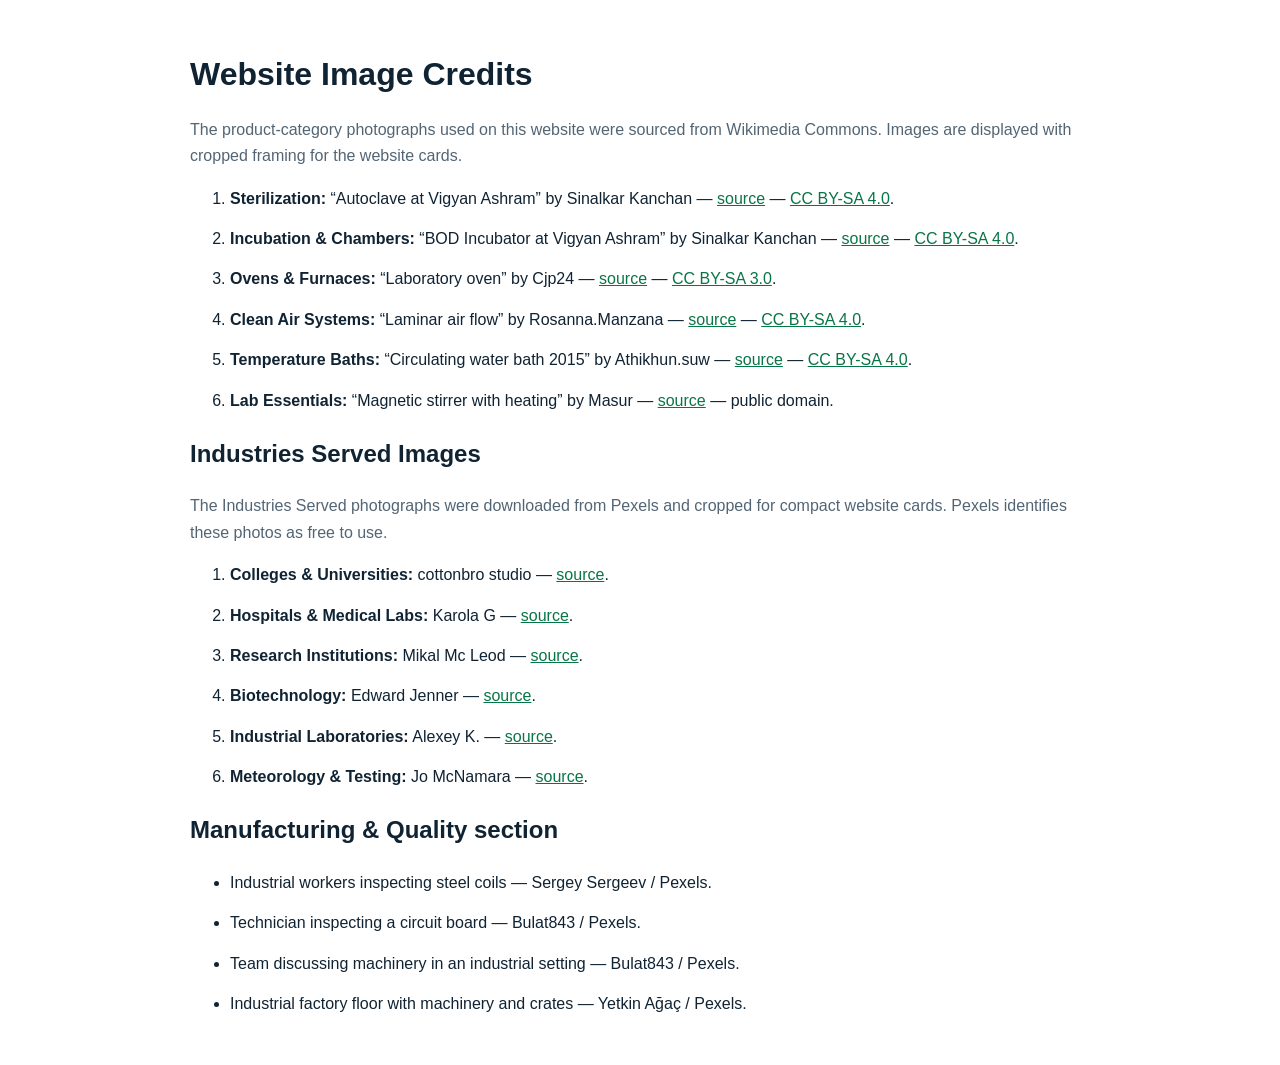
<file: IMAGE_CREDITS.html>
<!doctype html>
<html lang="en">
<head>
  <meta charset="utf-8">
  <meta name="viewport" content="width=device-width,initial-scale=1">
  <title>Image Credits | Hasthas Scientific Instruments</title>
  <style>
    body{font-family:Arial,sans-serif;max-width:900px;margin:48px auto;padding:0 22px;line-height:1.65;color:#102333}
    h1{font-size:32px;margin-bottom:8px} p{color:#536574} li{margin:14px 0}
    a{color:#087547} code{background:#eef5f1;padding:2px 6px;border-radius:5px}
  </style>
</head>
<body>
  <h1>Website Image Credits</h1>
  <p>The product-category photographs used on this website were sourced from Wikimedia Commons. Images are displayed with cropped framing for the website cards.</p>
  <ol>
    <li><strong>Sterilization:</strong> “Autoclave at Vigyan Ashram” by Sinalkar Kanchan — <a href="https://commons.wikimedia.org/wiki/File:Autoclave_at_Vigyan_Ashram.jpg" target="_blank" rel="noopener">source</a> — <a href="https://creativecommons.org/licenses/by-sa/4.0/" target="_blank" rel="noopener">CC BY-SA 4.0</a>.</li>
    <li><strong>Incubation &amp; Chambers:</strong> “BOD Incubator at Vigyan Ashram” by Sinalkar Kanchan — <a href="https://commons.wikimedia.org/wiki/File:BOD_Incubator_at_Vigyan_Ashram.jpg" target="_blank" rel="noopener">source</a> — <a href="https://creativecommons.org/licenses/by-sa/4.0/" target="_blank" rel="noopener">CC BY-SA 4.0</a>.</li>
    <li><strong>Ovens &amp; Furnaces:</strong> “Laboratory oven” by Cjp24 — <a href="https://commons.wikimedia.org/wiki/File:Laboratory_oven.jpg" target="_blank" rel="noopener">source</a> — <a href="https://creativecommons.org/licenses/by-sa/3.0/" target="_blank" rel="noopener">CC BY-SA 3.0</a>.</li>
    <li><strong>Clean Air Systems:</strong> “Laminar air flow” by Rosanna.Manzana — <a href="https://commons.wikimedia.org/wiki/File:Laminar_air_flow.jpg" target="_blank" rel="noopener">source</a> — <a href="https://creativecommons.org/licenses/by-sa/4.0/" target="_blank" rel="noopener">CC BY-SA 4.0</a>.</li>
    <li><strong>Temperature Baths:</strong> “Circulating water bath 2015” by Athikhun.suw — <a href="https://commons.wikimedia.org/wiki/File:Circulating_water_bath_2015.jpg" target="_blank" rel="noopener">source</a> — <a href="https://creativecommons.org/licenses/by-sa/4.0/" target="_blank" rel="noopener">CC BY-SA 4.0</a>.</li>
    <li><strong>Lab Essentials:</strong> “Magnetic stirrer with heating” by Masur — <a href="https://commons.wikimedia.org/wiki/File:Magnetic_stirrer_with_heating.jpg" target="_blank" rel="noopener">source</a> — public domain.</li>
  </ol>

  <h2>Industries Served Images</h2>
  <p>The Industries Served photographs were downloaded from Pexels and cropped for compact website cards. Pexels identifies these photos as free to use.</p>
  <ol>
    <li><strong>Colleges &amp; Universities:</strong> cottonbro studio — <a href="https://www.pexels.com/photo/students-inside-a-science-laboratory-6208709/" target="_blank" rel="noopener">source</a>.</li>
    <li><strong>Hospitals &amp; Medical Labs:</strong> Karola G — <a href="https://www.pexels.com/photo/laboratory-worker-using-modern-hospital-equipment-6627687/" target="_blank" rel="noopener">source</a>.</li>
    <li><strong>Research Institutions:</strong> Mikal Mc Leod — <a href="https://www.pexels.com/photo/scientist-conducting-experiment-in-laboratory-31754084/" target="_blank" rel="noopener">source</a>.</li>
    <li><strong>Biotechnology:</strong> Edward Jenner — <a href="https://www.pexels.com/photo/person-woman-laboratory-research-4031416/" target="_blank" rel="noopener">source</a>.</li>
    <li><strong>Industrial Laboratories:</strong> Alexey K. — <a href="https://www.pexels.com/photo/industrial-lab-equipment-with-glove-box-30779842/" target="_blank" rel="noopener">source</a>.</li>
    <li><strong>Meteorology &amp; Testing:</strong> Jo McNamara — <a href="https://www.pexels.com/photo/laboratory-equipment-in-close-up-11288389/" target="_blank" rel="noopener">source</a>.</li>
  </ol>
</body>
</html>

<section>
  <h2>Manufacturing &amp; Quality section</h2>
  <ul>
    <li>Industrial workers inspecting steel coils — Sergey Sergeev / Pexels.</li>
    <li>Technician inspecting a circuit board — Bulat843 / Pexels.</li>
    <li>Team discussing machinery in an industrial setting — Bulat843 / Pexels.</li>
    <li>Industrial factory floor with machinery and crates — Yetkin Ağaç / Pexels.</li>
  </ul>
</section>
</file>
<file: styles.css>
:root {
  --green-950:#033722;
  --green-900:#06492d;
  --green-800:#075b38;
  --green-700:#087547;
  --green-600:#099357;
  --green-500:#12ad67;
  --green-100:#dff8eb;
  --green-50:#f0fbf5;
  --navy-950:#061a2b;
  --navy-900:#09243a;
  --navy-800:#10344f;
  --ink:#102331;
  --muted:#5d6d78;
  --line:#dce6e1;
  --surface:#ffffff;
  --surface-alt:#f6f9f8;
  --shadow:0 24px 70px rgba(5,48,31,.12);
  --shadow-soft:0 14px 40px rgba(5,48,31,.08);
  --radius-xl:32px;
  --radius-lg:24px;
  --radius-md:18px;
  --container:min(1180px, calc(100% - 40px));
}

*{box-sizing:border-box}
html{scroll-behavior:smooth;scroll-padding-top:96px}
body{margin:0;color:var(--ink);font-family:'Manrope',ui-sans-serif,system-ui,-apple-system,BlinkMacSystemFont,'Segoe UI',sans-serif;background:#fff;line-height:1.6;-webkit-font-smoothing:antialiased}
body.menu-open{overflow:hidden}
img{display:block;max-width:100%}
a{color:inherit;text-decoration:none}
button,input,select,textarea{font:inherit}
button{cursor:pointer}
svg{width:1.15em;height:1.15em;fill:none;stroke:currentColor;stroke-width:1.8;stroke-linecap:round;stroke-linejoin:round}
.svg-sprite{position:absolute;overflow:hidden}
.container{width:var(--container);margin-inline:auto}
.section{padding:104px 0}
.sr-only{position:absolute;width:1px;height:1px;padding:0;margin:-1px;overflow:hidden;clip:rect(0,0,0,0);white-space:nowrap;border:0}
.skip-link{position:fixed;left:12px;top:-80px;z-index:9999;background:#fff;padding:12px 18px;border-radius:10px;box-shadow:var(--shadow);transition:.2s}.skip-link:focus{top:12px}

.topbar{background:var(--navy-950);color:#d9ebf5;font-size:13px}
.topbar-inner{height:38px;display:flex;align-items:center;justify-content:space-between;gap:20px}
.topbar p{margin:0}.topbar a{display:flex;align-items:center;gap:7px;font-weight:700;color:#fff}.topbar a svg{width:14px;height:14px}

.site-header{position:sticky;top:0;z-index:100;background:rgba(255,255,255,.92);backdrop-filter:blur(16px);border-bottom:1px solid rgba(7,91,56,.09)}
.header-inner{height:82px;display:grid;grid-template-columns:auto 1fr auto;align-items:center;gap:30px}
.brand{display:flex;align-items:center;gap:12px;min-width:max-content}.brand img{width:54px;height:54px;object-fit:contain}.brand span{display:flex;flex-direction:column;line-height:1}.brand strong{text-transform:uppercase;letter-spacing:.06em;color:var(--green-800);font-size:19px}.brand small{text-transform:uppercase;font-weight:700;letter-spacing:.12em;color:var(--navy-800);font-size:9px;margin-top:7px}
.nav{display:flex;justify-content:center;gap:30px}.nav a{font-size:14px;font-weight:700;color:#324653;position:relative}.nav a:after{content:"";position:absolute;left:0;bottom:-8px;width:100%;height:2px;background:var(--green-600);transform:scaleX(0);transform-origin:right;transition:transform .25s}.nav a:hover:after,.nav a:focus-visible:after{transform:scaleX(1);transform-origin:left}
.menu-toggle{display:none;border:0;background:none;padding:8px;color:var(--ink)}.menu-toggle svg{width:25px;height:25px}.close-icon{display:none}

.btn{display:inline-flex;align-items:center;justify-content:center;gap:9px;min-height:48px;padding:0 22px;border-radius:13px;border:1px solid transparent;font-weight:800;font-size:14px;transition:transform .2s,box-shadow .2s,background .2s,color .2s}.btn:hover{transform:translateY(-2px)}.btn svg{width:17px;height:17px}
.btn-primary{background:linear-gradient(135deg,var(--green-700),var(--green-500));color:#fff;box-shadow:0 10px 26px rgba(8,117,71,.22)}.btn-primary:hover{box-shadow:0 15px 34px rgba(8,117,71,.3)}
.btn-large{min-height:56px;padding-inline:25px;border-radius:15px}
.btn-whatsapp{background:#18a965;color:#fff;box-shadow:0 12px 28px rgba(24,169,101,.2)}.btn-whatsapp svg{fill:currentColor;stroke:none}
.btn-secondary{background:#fff;border-color:var(--line);color:var(--ink)}.btn-secondary:hover{border-color:var(--green-600);color:var(--green-700)}
.btn-dark{background:var(--navy-950);color:#fff}.btn-light{background:#fff;color:var(--green-900)}.btn-outline-light{border-color:rgba(255,255,255,.45);color:#fff;background:rgba(255,255,255,.08)}
.text-link{display:inline-flex;align-items:center;gap:8px;color:var(--green-700);font-weight:800;border:0;background:none;padding:0}.text-link svg{width:17px}.text-link:hover{gap:12px}

.hero{position:relative;overflow:hidden;padding:90px 0 88px;background:linear-gradient(180deg,#f5fbf8 0%,#fff 90%)}
.hero:before{content:"";position:absolute;width:560px;height:560px;border-radius:50%;background:radial-gradient(circle,rgba(18,173,103,.15),rgba(18,173,103,0) 70%);right:-110px;top:-110px}
.hero-grid-glow{position:absolute;inset:0;background-image:linear-gradient(rgba(8,117,71,.04) 1px,transparent 1px),linear-gradient(90deg,rgba(8,117,71,.04) 1px,transparent 1px);background-size:42px 42px;mask-image:linear-gradient(to bottom,black,transparent 80%);pointer-events:none}
.hero-layout{position:relative;display:grid;grid-template-columns:1.03fr .97fr;align-items:center;gap:62px}
.eyebrow,.section-kicker{display:flex;align-items:center;gap:10px;color:var(--green-700);font-size:12px;font-weight:800;text-transform:uppercase;letter-spacing:.13em}.eyebrow span{width:26px;height:2px;background:var(--green-600)}
.hero h1{font-size:clamp(44px,5vw,70px);line-height:1.04;letter-spacing:-.048em;margin:22px 0 24px;max-width:720px}.hero h1 em{display:block;color:var(--green-700);font-style:normal}
.hero-lead{font-size:18px;color:var(--muted);max-width:660px;margin:0 0 30px}.hero-actions{display:flex;gap:12px;flex-wrap:wrap}.hero-proof{display:flex;gap:0;margin-top:42px;border-top:1px solid var(--line);padding-top:24px}.hero-proof div{padding:0 27px;border-left:1px solid var(--line)}.hero-proof div:first-child{padding-left:0;border-left:0}.hero-proof strong,.hero-proof span{display:block}.hero-proof strong{font-size:18px;color:var(--navy-900)}.hero-proof span{font-size:12px;color:var(--muted);margin-top:2px}
.hero-visual{min-height:560px;position:relative;isolation:isolate}.hero-visual:before{content:"";position:absolute;inset:45px 35px 40px 45px;border-radius:46% 54% 50% 50%;background:linear-gradient(145deg,var(--navy-950),var(--green-900));box-shadow:0 36px 80px rgba(4,55,34,.26);z-index:-2}.hero-visual:after{content:"";position:absolute;inset:72px 63px;border:1px solid rgba(255,255,255,.16);border-radius:50%;z-index:-1}
.visual-ring{position:absolute;border:1px solid rgba(18,173,103,.28);border-radius:50%;z-index:-3}.ring-one{width:470px;height:470px;right:0;top:15px}.ring-two{width:360px;height:360px;left:0;bottom:0}
.hero-product{position:absolute;background:#fff;border:1px solid rgba(6,73,45,.09);box-shadow:0 18px 42px rgba(4,55,34,.16);overflow:hidden}.hero-product img{width:100%;height:100%;object-fit:contain}.hero-product-main{width:365px;height:325px;left:85px;top:118px;border-radius:28px;transform:rotate(-1deg)}.hero-product-main img{padding:8px}.product-tag{position:absolute;z-index:2;top:16px;left:16px;background:var(--green-700);color:#fff;border-radius:999px;font-weight:800;font-size:11px;padding:7px 10px;text-transform:uppercase;letter-spacing:.06em}.hero-product-top,.hero-product-bottom{width:170px;height:150px;border-radius:20px;padding-bottom:26px}.hero-product-top{right:0;top:38px;transform:rotate(4deg)}.hero-product-bottom{left:8px;bottom:8px;transform:rotate(-5deg)}.hero-product-top img,.hero-product-bottom img{height:118px}.hero-product-top span,.hero-product-bottom span{position:absolute;bottom:8px;left:0;right:0;text-align:center;font-size:11px;font-weight:800;color:var(--navy-900)}
.hero-note{position:absolute;right:4px;bottom:54px;background:rgba(255,255,255,.95);box-shadow:var(--shadow-soft);border-radius:16px;padding:13px 16px;display:flex;align-items:center;gap:10px}.hero-note svg{color:var(--green-600);width:28px;height:28px}.hero-note span{display:flex;flex-direction:column;font-size:11px;color:var(--muted)}.hero-note strong{font-size:13px;color:var(--ink)}

.trust-strip{position:relative;z-index:5;margin-top:-20px}.trust-grid{display:grid;grid-template-columns:repeat(4,1fr);background:#fff;border:1px solid var(--line);box-shadow:var(--shadow-soft);border-radius:20px;padding:20px 22px}.trust-grid article{display:flex;align-items:center;gap:13px;padding:7px 20px;border-left:1px solid var(--line)}.trust-grid article:first-child{border-left:0}.trust-icon{width:42px;height:42px;display:grid;place-items:center;border-radius:12px;background:var(--green-50);color:var(--green-700)}.trust-grid strong,.trust-grid small{display:block}.trust-grid strong{font-size:13px}.trust-grid small{font-size:11px;color:var(--muted);margin-top:2px}

.section-kicker{margin-bottom:14px}.section-kicker.light{color:#8bf1b8}.section-heading{display:flex;align-items:end;justify-content:space-between;gap:40px;margin-bottom:46px}.section-heading.centered{display:block;text-align:center;max-width:760px;margin:0 auto 48px}.section-heading.centered .section-kicker{justify-content:center}.section-heading h2,.about h2,.quality h2,.industries h2,.catalogue-copy h2,.quote-copy h2,.map-overlay h2,.documentation-copy h2{font-size:clamp(34px,4vw,52px);line-height:1.12;letter-spacing:-.035em;margin:0}.section-heading p{max-width:600px;color:var(--muted);margin:14px 0 0}.section-heading>p{max-width:430px}

.about{background:#fff}.about-layout{display:grid;grid-template-columns:1fr .9fr;gap:80px;align-items:center}.about-copy>p{color:var(--muted);font-size:16px;margin:20px 0}.check-list{list-style:none;padding:0;margin:28px 0;display:grid;grid-template-columns:repeat(2,1fr);gap:13px}.check-list li{display:flex;gap:9px;align-items:center;font-size:14px;font-weight:700}.check-list svg{width:20px;height:20px;color:var(--green-700);padding:3px;border-radius:50%;background:var(--green-100);flex:0 0 auto}
.about-panel{background:linear-gradient(160deg,var(--navy-950),#0b3c49);color:#fff;border-radius:var(--radius-xl);padding:36px;box-shadow:var(--shadow);position:relative;overflow:hidden}.about-panel:after{content:"";position:absolute;width:300px;height:300px;border-radius:50%;background:rgba(18,173,103,.14);right:-150px;bottom:-150px}.about-panel-head{border-bottom:1px solid rgba(255,255,255,.14);padding-bottom:22px;margin-bottom:6px}.about-panel-head span,.about-panel-head strong{display:block}.about-panel-head span{font-size:12px;text-transform:uppercase;letter-spacing:.12em;color:#8bf1b8;font-weight:800}.about-panel-head strong{font-size:24px;margin-top:6px}.process-list{position:relative;z-index:1}.process-list article{display:grid;grid-template-columns:45px 1fr;gap:15px;padding:20px 0;border-bottom:1px solid rgba(255,255,255,.1)}.process-list b{color:#83e9b0;font-size:12px}.process-list strong{font-size:15px}.process-list p{font-size:12px;color:#b6cad3;margin:4px 0 0}.about-mini-cta{position:relative;z-index:1;display:flex;align-items:center;justify-content:space-between;padding-top:24px;gap:20px}.about-mini-cta span{font-size:13px;color:#b6cad3}.about-mini-cta a{display:flex;align-items:center;gap:7px;font-size:13px;font-weight:800;color:#8bf1b8}

.categories-section{background:var(--surface-alt)}.category-grid{display:grid;grid-template-columns:repeat(3,1fr);gap:18px}.category-card{position:relative;background:#fff;border:1px solid var(--line);border-radius:var(--radius-lg);padding:28px;min-height:265px;transition:.25s;overflow:hidden}.category-card:hover{transform:translateY(-6px);box-shadow:var(--shadow-soft);border-color:rgba(8,117,71,.3)}.category-number{position:absolute;top:25px;right:25px;font-size:12px;color:#93a39c;font-weight:800}.category-icon{width:58px;height:58px;border-radius:16px;display:grid;place-items:center;color:#fff;margin-bottom:24px;background:linear-gradient(145deg,var(--green-700),var(--green-500));box-shadow:0 12px 26px rgba(8,117,71,.18)}.category-icon svg{width:27px;height:27px}.category-icon span{font-weight:800;font-size:12px;letter-spacing:.02em}.category-card h3{font-size:19px;margin:0 0 9px}.category-card p{font-size:14px;color:var(--muted);margin:0 0 20px}.category-card button{display:inline-flex;align-items:center;gap:7px;border:0;background:none;padding:0;color:var(--green-700);font-size:13px;font-weight:800}.category-card button svg{width:15px}

.product-showcase{background:#fff}.products-head{display:flex;justify-content:space-between;align-items:end;gap:30px}.products-head h2{font-size:clamp(34px,4vw,48px);line-height:1.15;letter-spacing:-.035em;margin:0}.product-search{width:min(340px,100%);height:50px;border:1px solid var(--line);border-radius:14px;display:flex;align-items:center;gap:10px;padding:0 15px;background:#fff}.product-search:focus-within{border-color:var(--green-600);box-shadow:0 0 0 3px rgba(18,173,103,.1)}.product-search svg{color:var(--muted)}.product-search input{border:0;outline:0;width:100%;background:none;color:var(--ink)}
.filter-row{display:flex;gap:9px;flex-wrap:wrap;margin:32px 0}.filter-row button{border:1px solid var(--line);background:#fff;padding:10px 15px;border-radius:999px;font-size:12px;font-weight:800;color:#52636d;transition:.2s}.filter-row button.active,.filter-row button:hover{background:var(--green-700);border-color:var(--green-700);color:#fff}
.product-grid{display:grid;grid-template-columns:repeat(4,1fr);gap:18px}.product-card{border:1px solid var(--line);border-radius:var(--radius-lg);background:#fff;overflow:hidden;transition:.25s;display:flex;flex-direction:column}.product-card:hover{transform:translateY(-5px);box-shadow:var(--shadow-soft);border-color:rgba(8,117,71,.25)}.product-image{height:215px;background:linear-gradient(180deg,#fbfdfc,#f1f7f4);display:grid;place-items:center;padding:12px;position:relative;overflow:hidden}.product-image:after{content:"";position:absolute;inset:auto -50px -70px;width:200px;height:140px;border-radius:50%;background:rgba(18,173,103,.08)}.product-image img{width:100%;height:100%;object-fit:contain;position:relative;z-index:1;transition:transform .35s}.product-card:hover .product-image img{transform:scale(1.04)}.product-category{position:absolute;left:12px;top:12px;z-index:2;background:rgba(255,255,255,.94);color:var(--green-800);border:1px solid rgba(8,117,71,.12);border-radius:999px;padding:6px 9px;font-size:9px;font-weight:800;text-transform:uppercase;letter-spacing:.08em}.product-body{padding:19px;display:flex;flex-direction:column;flex:1}.product-model{font-size:10px;color:var(--green-700);font-weight:800;text-transform:uppercase;letter-spacing:.08em}.product-body h3{font-size:17px;line-height:1.25;margin:6px 0 9px}.product-body p{color:var(--muted);font-size:12px;line-height:1.55;margin:0}.product-specs{display:flex;gap:6px;flex-wrap:wrap;margin:15px 0}.product-specs span{background:var(--surface-alt);border:1px solid #e9efec;border-radius:7px;padding:5px 7px;font-size:9px;font-weight:700;color:#53655e}.product-actions{display:grid;grid-template-columns:1fr auto;gap:8px;margin-top:auto}.product-actions button{border:0;border-radius:10px;min-height:40px;font-size:11px;font-weight:800}.product-enquire{background:var(--green-700);color:#fff;padding-inline:12px}.product-details{width:40px;background:var(--surface-alt);color:var(--ink);border:1px solid var(--line)!important}.product-details svg{width:17px}
.no-results{text-align:center;color:var(--muted);padding:45px;border:1px dashed var(--line);border-radius:18px}.products-footer{display:flex;align-items:center;justify-content:center;gap:12px;margin-top:35px}

.industries{background:linear-gradient(135deg,var(--navy-950),#063f37);color:#fff;position:relative;overflow:hidden}.industries:before{content:"";position:absolute;width:700px;height:700px;border-radius:50%;border:1px solid rgba(255,255,255,.06);left:-350px;top:-310px}.industries-layout{display:grid;grid-template-columns:.75fr 1.25fr;gap:70px;align-items:center;position:relative}.industries-intro p{color:#b8ccd3;margin:20px 0 30px}.industry-grid{display:grid;grid-template-columns:repeat(2,1fr);gap:12px}.industry-grid article{background:rgba(255,255,255,.065);border:1px solid rgba(255,255,255,.1);border-radius:18px;padding:22px;transition:.2s}.industry-grid article:hover{background:rgba(255,255,255,.1);transform:translateY(-3px)}.industry-grid span{font-size:10px;color:#85eab2;font-weight:800}.industry-grid h3{font-size:16px;margin:9px 0 6px}.industry-grid p{font-size:12px;color:#b8ccd3;margin:0}

.quality{background:#fff}.quality-layout{display:grid;grid-template-columns:.92fr 1.08fr;gap:80px;align-items:center}.quality-visual{min-height:550px;position:relative}.quality-visual:before{content:"";position:absolute;inset:35px 20px 35px 50px;border-radius:var(--radius-xl);background:linear-gradient(145deg,var(--green-50),#e8f2f6)}.quality-product-stack img{position:absolute;width:350px;height:290px;object-fit:cover;background:#fff;border-radius:24px;box-shadow:var(--shadow);border:1px solid var(--line)}.quality-img-one{left:0;top:50px;transform:rotate(-4deg)}.quality-img-two{right:0;bottom:35px;transform:rotate(3deg)}.quality-badge{position:absolute;left:70px;bottom:30px;background:var(--navy-950);color:#fff;border-radius:16px;padding:15px 20px;box-shadow:var(--shadow-soft)}.quality-badge strong,.quality-badge span{display:block}.quality-badge strong{font-size:14px}.quality-badge span{font-size:10px;color:#b8ccd3;text-transform:uppercase;letter-spacing:.08em}.quality-copy>p{color:var(--muted);margin:20px 0 28px}.quality-points{display:grid;grid-template-columns:repeat(2,1fr);gap:14px}.quality-points article{display:grid;grid-template-columns:82px 1fr;gap:14px;padding:16px 16px 15px;border:1px solid #cfe2da;border-radius:16px;background:linear-gradient(180deg,#f6fbf8 0%,#eef7f2 100%);box-shadow:0 10px 24px rgba(8,64,44,.06);align-items:start}.quality-point-media{display:flex;flex-direction:column;align-items:flex-start;gap:8px}.quality-point-media img{width:82px;height:82px;object-fit:cover;border-radius:14px;border:1px solid #d9e9e2;background:#fff;box-shadow:0 8px 18px rgba(8,64,44,.08)}.quality-points span{font-size:10px;color:var(--green-700);font-weight:800;letter-spacing:.08em}.quality-points h3{font-size:14px;margin:3px 0 5px;color:var(--navy-950)}.quality-points p{font-size:11px;color:#506474;margin:0;line-height:1.55}

.team-section{background:var(--surface-alt)}.team-role-grid{display:flex;justify-content:center;flex-wrap:wrap;gap:12px}.team-role-grid span{background:#fff;border:1px solid var(--line);border-radius:13px;padding:15px 20px;font-size:13px;font-weight:800;box-shadow:0 7px 20px rgba(5,48,31,.04)}

.catalogue-banner{padding-top:90px;padding-bottom:90px}.catalogue-card{background:linear-gradient(130deg,var(--green-900),var(--navy-950));border-radius:var(--radius-xl);min-height:390px;display:grid;grid-template-columns:.88fr 1.12fr;align-items:center;gap:35px;overflow:hidden;color:#fff;padding:42px 60px;position:relative}.catalogue-card:after{content:"";position:absolute;width:500px;height:500px;border-radius:50%;border:1px solid rgba(255,255,255,.08);right:-250px;top:-260px}.catalogue-art{height:300px;position:relative}.catalogue-art img{position:absolute;width:240px;height:210px;object-fit:cover;background:#fff;border-radius:24px;box-shadow:0 25px 60px rgba(0,0,0,.25)}.catalogue-art img:first-child{left:5px;top:10px;transform:rotate(-5deg)}.catalogue-art img:last-child{right:5px;bottom:0;transform:rotate(6deg)}.catalogue-copy{position:relative;z-index:2}.catalogue-copy p{color:#c4d7dc;margin:18px 0 26px}.catalogue-actions{display:flex;gap:10px;flex-wrap:wrap}

.testimonials{background:#fff}.testimonials .section-heading.centered{max-width:820px;margin-bottom:28px}.reviews-slider{overflow:hidden;position:relative;max-width:1420px;margin:0 auto;padding:6px 6px 56px}.reviews-track{display:flex;gap:18px;will-change:transform}.review-card{flex:0 0 calc((100% - 36px)/3);border:1px solid #cfe2da;border-radius:20px;padding:22px 22px 20px;background:linear-gradient(145deg,#f7fbf9 0%,#eef7f2 100%);box-shadow:0 12px 28px rgba(8,48,36,.08);min-height:350px;display:flex;flex-direction:column;justify-content:space-between}.review-top{display:flex;align-items:center;justify-content:space-between;gap:12px}.review-source{display:inline-flex;align-items:center;gap:7px;color:var(--green-700);font-size:10px;font-weight:800;text-transform:uppercase;letter-spacing:.08em}.review-source:before{content:"G";display:grid;place-items:center;width:25px;height:25px;border-radius:50%;background:#fff;border:1px solid var(--line);font-size:12px;font-weight:900;color:#4285f4}.stars{color:#f6a800;letter-spacing:.06em;font-size:15px;white-space:nowrap}.review-card blockquote{font-size:14px;line-height:1.62;margin:18px 0 20px;color:#173044;font-weight:600}.review-card footer{border-top:1px solid #cfe2da;padding-top:14px}.review-card footer span,.review-card footer small{display:block}.review-card footer span{font-weight:800;font-size:14px;color:var(--navy-950)}.review-card footer small{color:var(--muted);font-size:10px;margin-top:3px}.review-controls{position:absolute;left:0;right:0;bottom:7px;display:flex;align-items:center;justify-content:center;gap:16px}.review-loader{width:120px;height:6px;border-radius:999px;background:#dbe8e2;overflow:hidden;box-shadow:inset 0 0 0 1px rgba(7,83,56,.06)}.review-loader span{display:block;width:0;height:100%;border-radius:inherit;background:linear-gradient(90deg,var(--green-500),var(--green-700))}.review-dots{display:flex;justify-content:center;gap:7px}.review-dots button{width:8px;height:8px;border:0;border-radius:50%;background:#c9d9d2;padding:0;cursor:pointer;transition:.25s}.review-dots button.active{width:24px;border-radius:999px;background:var(--green-600)}@keyframes reviewProgress{from{width:0}to{width:100%}}

.documentation-section{background:var(--surface-alt);padding-top:70px;padding-bottom:90px}.documentation-card{display:grid;grid-template-columns:1.25fr .75fr;gap:50px;align-items:center;background:#fff;border:1px solid var(--line);border-radius:var(--radius-xl);padding:45px;box-shadow:var(--shadow-soft)}.documentation-copy p{color:var(--muted)}.document-warning{background:#fff6f5;border:1px solid #f0d0cb;border-radius:13px;padding:13px;color:#7d3b34!important;font-size:12px}.document-thumb{height:300px;border-radius:20px;overflow:hidden;border:1px solid var(--line);background:#f5f5f5;position:relative}.document-thumb:after{content:"View record";position:absolute;inset:auto 15px 15px auto;background:var(--navy-950);color:#fff;font-size:10px;font-weight:800;padding:7px 10px;border-radius:999px}.document-thumb img{width:100%;height:100%;object-fit:cover;object-position:top}

.quote-section{background:linear-gradient(145deg,var(--navy-950),#074e3a);color:#fff;position:relative;overflow:hidden}.quote-section:before{content:"";position:absolute;inset:0;background:radial-gradient(circle at 15% 20%,rgba(18,173,103,.18),transparent 35%)}.quote-layout{display:grid;grid-template-columns:.85fr 1.15fr;gap:70px;align-items:center;position:relative}.quote-copy>p{color:#bfd0d6;margin:20px 0 30px}.direct-contact{display:grid;grid-template-columns:repeat(2,1fr);gap:10px}.direct-contact a{display:flex;align-items:center;gap:11px;border:1px solid rgba(255,255,255,.13);background:rgba(255,255,255,.06);padding:14px;border-radius:15px}.direct-contact a>span{width:38px;height:38px;display:grid;place-items:center;border-radius:11px;background:rgba(139,241,184,.12);color:#8bf1b8}.direct-contact small,.direct-contact strong{display:block}.direct-contact small{font-size:9px;text-transform:uppercase;letter-spacing:.1em;color:#9fb6bf}.direct-contact strong{font-size:13px;margin-top:2px}.address-card{display:flex;gap:13px;margin-top:16px;background:rgba(255,255,255,.06);border:1px solid rgba(255,255,255,.13);border-radius:15px;padding:17px}.address-card>svg{width:24px;height:24px;color:#8bf1b8;flex:0 0 auto}.address-card strong{font-size:13px}.address-card p{color:#afc4cc;font-size:11px;margin:4px 0 0}
.quote-form{background:#fff;color:var(--ink);border-radius:var(--radius-xl);padding:34px;box-shadow:0 35px 80px rgba(0,0,0,.22)}.form-head span{text-transform:uppercase;letter-spacing:.1em;color:var(--green-700);font-size:10px;font-weight:800}.form-head h3{font-size:24px;margin:5px 0 24px}.form-grid{display:grid;grid-template-columns:repeat(2,1fr);gap:15px}.form-grid label{display:block}.form-grid label.full{grid-column:1/-1}.form-grid label>span{display:block;font-size:11px;font-weight:800;margin-bottom:7px}.form-grid input,.form-grid select,.form-grid textarea{width:100%;border:1px solid var(--line);border-radius:11px;background:#fbfdfc;padding:12px 13px;outline:0;color:var(--ink);transition:.2s}.form-grid input,.form-grid select{height:47px}.form-grid input:focus,.form-grid select:focus,.form-grid textarea:focus{border-color:var(--green-600);box-shadow:0 0 0 3px rgba(18,173,103,.1)}.form-submit{width:100%;margin-top:18px}.form-note{text-align:center;color:#7a8983;font-size:10px;margin:10px 0 0}

.contact-map{position:relative;min-height:520px}.map-frame,.map-frame iframe{position:absolute;inset:0;width:100%;height:100%;border:0}.map-frame:after{content:"";position:absolute;inset:0;background:linear-gradient(90deg,rgba(255,255,255,.88) 0%,rgba(255,255,255,.45) 36%,transparent 65%);pointer-events:none}.map-overlay-wrap{position:relative;height:520px;display:flex;align-items:center;pointer-events:none}.map-overlay{width:min(440px,100%);background:rgba(255,255,255,.96);backdrop-filter:blur(10px);border:1px solid var(--line);box-shadow:var(--shadow);border-radius:var(--radius-lg);padding:34px;pointer-events:auto}.map-overlay h2{font-size:34px}.map-overlay p{color:var(--muted);margin:15px 0 22px}

.site-footer{background:#041624;color:#fff;padding:70px 0 25px}.footer-grid{display:grid;grid-template-columns:1.5fr repeat(3,1fr);gap:55px;padding-bottom:45px}.brand-footer strong{color:#8bf1b8}.brand-footer small{color:#d7e6eb}.footer-brand>p{font-size:12px;color:#98adb7;max-width:300px;margin-top:20px}.footer-grid h3{font-size:12px;text-transform:uppercase;letter-spacing:.09em;color:#8bf1b8;margin:0 0 17px}.footer-grid>div:not(:first-child) a,.footer-grid>div:not(:first-child) p{display:block;color:#aebfc7;font-size:12px;margin:10px 0}.footer-grid a:hover{color:#fff}.footer-bottom{border-top:1px solid rgba(255,255,255,.1);padding-top:21px;display:flex;justify-content:space-between;gap:20px;color:#78909b;font-size:10px}

.floating-whatsapp{position:fixed;right:22px;bottom:24px;z-index:80;background:#17a764;color:#fff;border-radius:999px;padding:13px 17px;display:flex;align-items:center;gap:8px;font-size:12px;font-weight:800;box-shadow:0 15px 36px rgba(0,0,0,.18)}.floating-whatsapp svg{fill:currentColor;stroke:none;width:20px;height:20px}.mobile-contact-fab{display:none}

.product-dialog,.certificate-dialog{width:min(850px,calc(100% - 30px));max-height:90vh;border:0;border-radius:24px;padding:0;box-shadow:0 30px 100px rgba(0,0,0,.35);overflow:auto}.product-dialog::backdrop,.certificate-dialog::backdrop{background:rgba(2,18,29,.72);backdrop-filter:blur(5px)}.dialog-close{position:sticky;z-index:5;float:right;top:14px;margin:14px 14px -60px 0;width:42px;height:42px;border:1px solid var(--line);border-radius:50%;background:#fff;display:grid;place-items:center;box-shadow:var(--shadow-soft)}.dialog-close svg{width:19px}.dialog-product{display:grid;grid-template-columns:.9fr 1.1fr;min-height:500px}.dialog-image{background:var(--surface-alt);padding:35px;display:grid;place-items:center}.dialog-image img{width:100%;height:100%;max-height:420px;object-fit:contain}.dialog-info{padding:50px 44px}.dialog-info .product-model{font-size:11px}.dialog-info h2{font-size:36px;line-height:1.12;margin:9px 0 15px}.dialog-info>p{color:var(--muted)}.dialog-spec-list{list-style:none;padding:0;margin:25px 0}.dialog-spec-list li{display:flex;gap:10px;padding:10px 0;border-bottom:1px solid var(--line);font-size:13px}.dialog-spec-list svg{color:var(--green-700);width:18px;height:18px}.certificate-dialog{width:min(780px,calc(100% - 30px));padding:22px;background:#fff}.certificate-dialog-content img{width:100%;height:auto}.certificate-dialog-content p{font-size:12px;background:#fff6f5;border:1px solid #f0d0cb;color:#7d3b34;border-radius:12px;padding:12px}
.toast{position:fixed;left:50%;bottom:25px;z-index:300;transform:translate(-50%,120px);background:var(--navy-950);color:#fff;border-radius:999px;padding:12px 18px;font-size:12px;font-weight:700;box-shadow:var(--shadow);opacity:0;transition:.3s}.toast.show{transform:translate(-50%,0);opacity:1}

.reveal{opacity:0;transform:translateY(20px);transition:opacity .7s ease,transform .7s ease}.reveal.in-view{opacity:1;transform:none}.delay-1{transition-delay:.12s}

@media (max-width:1080px){
  .header-cta{display:none}.header-inner{grid-template-columns:auto 1fr}.nav{justify-content:flex-end}
  .hero-layout{gap:30px}.hero-product-main{left:65px;width:330px}.hero-product-top{right:-8px}.hero-product-bottom{left:0}
  .product-grid{grid-template-columns:repeat(3,1fr)}
  .about-layout,.quality-layout{gap:50px}.industries-layout{grid-template-columns:1fr}.industries-intro{max-width:700px}.catalogue-card{padding:40px}.footer-grid{gap:30px}
}

@media (max-width:820px){
  :root{--container:min(100% - 28px,740px)}.section{padding:78px 0}.topbar-inner{justify-content:center}.topbar p{display:none}.header-inner{height:72px;display:flex;justify-content:space-between}.brand img{width:46px;height:46px}.brand strong{font-size:16px}.menu-toggle{display:block;z-index:102}.menu-toggle[aria-expanded="true"] .menu-icon{display:none}.menu-toggle[aria-expanded="true"] .close-icon{display:block}.nav{position:fixed;z-index:101;inset:72px 0 auto 0;background:#fff;border-top:1px solid var(--line);box-shadow:0 25px 50px rgba(5,48,31,.12);padding:20px 24px 28px;display:flex;flex-direction:column;gap:0;transform:translateY(-130%);opacity:0;visibility:hidden;transition:.25s}.nav.open{transform:translateY(0);opacity:1;visibility:visible}.nav a{padding:14px 0;border-bottom:1px solid var(--line);font-size:15px}.nav a:after{display:none}
  .hero{padding-top:60px}.hero-layout{grid-template-columns:1fr}.hero-copy{text-align:center}.eyebrow{justify-content:center}.hero-lead{margin-inline:auto}.hero-actions,.hero-proof{justify-content:center}.hero-visual{width:min(570px,100%);margin:10px auto 0}.hero-product-main{left:50%;transform:translateX(-50%);width:350px}.hero-product-top{right:10px}.hero-product-bottom{left:10px}
  .trust-grid{grid-template-columns:repeat(2,1fr)}.trust-grid article:nth-child(3){border-left:0;border-top:1px solid var(--line)}.trust-grid article:nth-child(4){border-top:1px solid var(--line)}
  .about-layout,.quality-layout,.quote-layout,.documentation-card{grid-template-columns:1fr}.about-layout{gap:42px}.quality-copy{order:-1}.quality-visual{min-height:500px}.category-grid{grid-template-columns:repeat(2,1fr)}.product-grid{grid-template-columns:repeat(2,1fr)}.products-head{align-items:start;flex-direction:column}.product-search{width:100%}.industry-grid{grid-template-columns:repeat(2,1fr)}.catalogue-card{grid-template-columns:1fr;padding:35px}.catalogue-art{order:2}.documentation-card{padding:30px}.document-thumb{height:260px}.footer-grid{grid-template-columns:repeat(2,1fr)}
  .dialog-product{grid-template-columns:1fr}.dialog-image{height:330px}.dialog-info{padding:35px}.floating-whatsapp{bottom:82px}
}

@media (max-width:560px){
  :root{--container:calc(100% - 24px)}.section{padding:65px 0}.topbar{display:none}.site-header{top:0}.header-inner{height:68px}.nav{inset:68px 0 auto 0}.brand img{width:42px;height:42px}.brand strong{font-size:14px}.brand small{font-size:7px;margin-top:5px}
  .hero{padding-top:45px;padding-bottom:60px}.hero h1{font-size:39px}.hero-lead{font-size:15px}.hero-actions{display:grid}.hero-actions .btn{width:100%}.hero-proof{display:grid;grid-template-columns:repeat(2,1fr)}.hero-proof div{padding:0 8px}.hero-proof strong{font-size:14px}.hero-proof span{font-size:9px}.hero-visual{min-height:430px}.hero-visual:before{inset:35px 0}.hero-product-main{width:270px;height:245px;top:105px}.hero-product-top,.hero-product-bottom{width:130px;height:118px}.hero-product-top{right:0;top:25px}.hero-product-bottom{left:0;bottom:0}.hero-product-top img,.hero-product-bottom img{height:90px}.hero-note{right:5px;bottom:20px;padding:10px}.hero-note span{display:none}.visual-ring{display:none}
  .trust-strip{margin-top:0}.trust-grid{grid-template-columns:1fr;padding:10px 18px}.trust-grid article,.trust-grid article:nth-child(3),.trust-grid article:nth-child(4){border-left:0;border-top:1px solid var(--line);padding:13px 2px}.trust-grid article:first-child{border-top:0}
  .section-heading,.products-head{display:block}.section-heading h2,.about h2,.quality h2,.industries h2,.catalogue-copy h2,.quote-copy h2,.documentation-copy h2{font-size:33px}.section-heading>p{max-width:none}.check-list{grid-template-columns:1fr}.about-panel{padding:26px 22px}.about-mini-cta{align-items:flex-start;flex-direction:column}.category-grid,.product-grid,.quality-points,.industry-grid{grid-template-columns:1fr}.category-card{min-height:auto}.filter-row{overflow-x:auto;flex-wrap:nowrap;padding-bottom:7px;margin-right:-12px}.filter-row button{white-space:nowrap}.product-image{height:240px}.products-footer{display:grid}.products-footer .btn{width:100%}.industries-layout{gap:35px}.industry-grid article{padding:20px}.quality-visual{min-height:390px}.quality-visual:before{inset:20px}.quality-product-stack img{width:250px;height:215px}.quality-img-one{left:0}.quality-img-two{right:0}.quality-badge{left:20px;bottom:10px}.catalogue-card{padding:28px 22px}.catalogue-art{height:250px}.catalogue-art img{width:190px;height:170px}.documentation-card{padding:22px}.direct-contact{grid-template-columns:1fr}.quote-form{padding:24px 20px}.form-grid{grid-template-columns:1fr}.form-grid label.full{grid-column:auto}.contact-map,.map-overlay-wrap{min-height:610px;height:610px}.map-frame:after{background:rgba(255,255,255,.55)}.map-overlay-wrap{align-items:flex-end;padding-bottom:20px}.map-overlay{padding:25px}.footer-grid{grid-template-columns:1fr}.footer-bottom{flex-direction:column;padding-bottom:24px}.floating-whatsapp{display:none}.mobile-contact-fab{display:block}.dialog-info h2{font-size:29px}.dialog-image{height:260px;padding:20px}
}

@media (prefers-reduced-motion:reduce){html{scroll-behavior:auto}*,*:before,*:after{animation-duration:.01ms!important;transition-duration:.01ms!important}.reveal{opacity:1;transform:none}}

/* Wider desktop presentation and prominent header contact actions */
:root{--container:min(1500px,calc(100% - 64px))}
.topbar-inner{height:36px}
.topbar-location{display:flex;align-items:center;gap:7px;margin:0;color:#d9ebf5;font-weight:700}
.topbar-location svg{width:14px;height:14px}
.header-inner{height:88px;gap:34px}
.brand img{width:58px;height:58px}
.brand strong{font-size:20px}
.nav{gap:28px}
.nav a{font-size:14px}
.header-contact-actions{display:flex;align-items:center;justify-content:flex-end;gap:10px;min-width:max-content}
.header-quote{min-height:52px;padding-inline:20px;border-radius:14px;white-space:nowrap}
.header-contact-link{min-height:52px;padding:0 18px;border-radius:14px;display:inline-flex;align-items:center;justify-content:center;gap:9px;font-size:13px;font-weight:800;white-space:nowrap;border:1px solid var(--line);background:#fff;box-shadow:0 9px 24px rgba(5,48,31,.08);transition:transform .2s,box-shadow .2s,border-color .2s}
.header-contact-link:hover{transform:translateY(-2px);box-shadow:0 14px 30px rgba(5,48,31,.13)}
.header-contact-link svg{width:20px;height:20px}
.header-whatsapp{color:#fff;background:#19ad67;border-color:#19ad67}
.header-whatsapp svg{fill:currentColor;stroke:none}
.header-call{color:#fff;background:var(--navy-900);border-color:var(--navy-900)}
.hero{padding:32px 0 78px}
.hero-layout{grid-template-columns:minmax(0,1.14fr) minmax(500px,.86fr);gap:58px;align-items:start}
.hero h1{font-size:clamp(50px,4.35vw,76px);max-width:900px}
.hero-lead{max-width:760px;font-size:18px}
.hero-visual{min-height:590px}
.hero-product-main{width:clamp(365px,28vw,430px);height:360px;left:clamp(42px,5vw,88px);top:118px}
.hero-product-top,.hero-product-bottom{width:180px;height:158px}
.hero-product-top{right:4px;top:35px}
.hero-product-bottom{left:4px;bottom:3px}
.hero-note{right:8px;bottom:52px}
.section{padding:110px 0}
.about-layout,.quality-layout{gap:110px}
.category-grid{gap:22px}
.category-card{padding:30px;min-height:250px}
.product-grid{gap:22px}
.product-image{height:235px}
.product-body{padding:21px}
.industries-layout{gap:100px}
.catalogue-card{padding:52px 72px}
.quote-layout{gap:100px}
.footer-grid{gap:70px}

@media (min-width:1700px){
  :root{--container:min(1560px,calc(100% - 96px))}
  .hero-layout{grid-template-columns:1.18fr .82fr;gap:70px}
  .hero-visual{min-height:620px}
  .hero-product-main{width:440px;height:380px;left:80px}
}

@media (max-width:1320px){
  :root{--container:min(1240px,calc(100% - 44px))}
  .header-inner{gap:22px}
  .nav{gap:20px}
  .header-contact-link{width:52px;padding:0;border-radius:50%}
  .header-contact-link span{display:none}
  .hero-layout{grid-template-columns:1.08fr .92fr;gap:38px}
  .hero h1{font-size:clamp(46px,5vw,66px)}
  .hero-product-main{left:50px;width:360px}
  .about-layout,.quality-layout,.quote-layout{gap:65px}
}

@media (max-width:1080px){
  :root{--container:min(100% - 36px,1000px)}
  .header-quote{display:none}
  .header-inner{grid-template-columns:auto 1fr auto}
  .nav{justify-content:center;gap:18px}
  .hero-layout{grid-template-columns:1fr .9fr;gap:24px}
  .hero-product-main{left:40px;width:330px}
}

@media (max-width:820px){
  :root{--container:min(100% - 28px,740px)}
  .header-contact-actions{display:none}
  .header-inner{height:72px;display:flex}
  .hero-layout{grid-template-columns:1fr}
}

@media (max-width:560px){
  :root{--container:calc(100% - 24px)}
  .hero{padding-top:45px;padding-bottom:60px}
}


/* Typography refinement — clean Manrope style inspired by the reference website */
h1,h2,h3,h4,h5,h6,.brand strong,.brand small,.btn,.nav a,.header-contact-link{
  font-family:'Manrope',ui-sans-serif,system-ui,-apple-system,BlinkMacSystemFont,'Segoe UI',sans-serif;
}
body{font-weight:400;letter-spacing:-.006em}
p,li,input,select,textarea{letter-spacing:-.008em}
.nav a{font-weight:700;letter-spacing:-.015em}
.btn,.header-contact-link{font-weight:800;letter-spacing:-.012em}
.hero h1{
  font-weight:800;
  line-height:1.08;
  letter-spacing:-.052em;
}
.section-heading h2,.about h2,.quality h2,.industries h2,.catalogue-copy h2,.quote-copy h2,.map-overlay h2,.documentation-copy h2{
  font-weight:800;
  line-height:1.12;
  letter-spacing:-.044em;
}
.category-card h3,.product-body h3,.industry-grid h3,.quality-points h3,.form-head h3{
  font-weight:800;
  letter-spacing:-.025em;
}
.hero-lead,.section-heading p,.about-copy>p,.quality-copy>p,.industries-intro p{
  font-weight:400;
  letter-spacing:-.012em;
}
.eyebrow,.section-kicker{
  font-weight:800;
  letter-spacing:.14em;
}
@media (max-width:760px){
  .hero h1{line-height:1.1;letter-spacing:-.045em}
}

/* Final hero spacing correction — keep the wide layout without the empty band below the header */
@media (min-width:821px){
  .hero.section{
    padding-top:18px;
    padding-bottom:64px;
  }
}

@media (max-width:820px){
  .hero.section{
    padding-top:38px;
    padding-bottom:60px;
  }
}

@media (max-width:560px){
  .hero.section{
    padding-top:30px;
    padding-bottom:54px;
  }
}

/* Keep the complete hero summary visible on standard laptop screens */
@media (min-width:821px){
  .hero.section{
    padding-top:14px;
    padding-bottom:44px;
  }
  .hero h1{
    font-size:clamp(48px,4.05vw,68px);
    line-height:1.025;
    margin:14px 0 17px;
  }
  .hero-lead{
    line-height:1.52;
    margin-bottom:22px;
  }
  .hero-actions .btn-large{
    min-height:52px;
  }
  .hero-proof{
    margin-top:24px;
    padding-top:17px;
  }
  .hero-visual{
    min-height:552px;
  }
  .hero-product-main{
    top:92px;
  }
  .hero-product-top{
    top:24px;
  }
  .hero-product-bottom{
    bottom:0;
  }
  .hero-note{
    bottom:40px;
  }
}

@media (min-width:1700px){
  .hero h1{
    font-size:clamp(54px,3.8vw,70px);
  }
}


/* Black utility bar removed — navigation and hero now start at the top */
.topbar{display:none!important}
.site-header{top:0}
html{scroll-padding-top:88px}
@media (max-width:820px){html{scroll-padding-top:72px}}
@media (max-width:560px){html{scroll-padding-top:68px}}

/* Requested hero heading enlargement — based on the approved Black Top Bar Removed version */
@media (min-width:1321px){
  .hero-layout{
    grid-template-columns:minmax(0,1.20fr) minmax(520px,.80fr);
    gap:44px;
  }
  .hero h1{
    font-size:clamp(72px,5.05vw,86px);
    line-height:.98;
    letter-spacing:-.058em;
    max-width:930px;
    margin:14px 0 18px;
  }
}

@media (min-width:1081px) and (max-width:1320px){
  .hero h1{
    font-size:clamp(62px,5.1vw,72px);
    line-height:.99;
    letter-spacing:-.055em;
  }
}

/* Product category photo cards */
.category-card{
  padding:0;
  min-height:365px;
  display:flex;
  flex-direction:column;
  background:#fff;
}
.category-photo{
  position:relative;
  height:168px;
  overflow:hidden;
  background:#e9f4ef;
}
.category-photo::after{
  content:"";
  position:absolute;
  inset:0;
  background:linear-gradient(180deg,rgba(2,29,24,.02) 35%,rgba(2,29,24,.42) 100%);
  pointer-events:none;
}
.category-photo img{
  width:100%;
  height:100%;
  display:block;
  object-fit:cover;
  object-position:center;
  transition:transform .45s ease;
}
.category-card:hover .category-photo img{transform:scale(1.045)}
.category-number{
  top:18px;
  right:18px;
  z-index:3;
  color:#fff;
  background:rgba(4,34,28,.68);
  border:1px solid rgba(255,255,255,.24);
  backdrop-filter:blur(6px);
  padding:6px 9px;
  border-radius:999px;
  line-height:1;
}
.category-icon{
  position:absolute;
  z-index:3;
  top:137px;
  left:26px;
  width:58px;
  height:58px;
  margin:0;
  border:4px solid #fff;
  box-shadow:0 12px 28px rgba(8,117,71,.22);
}
.category-content{
  padding:38px 28px 27px;
  display:flex;
  flex:1;
  flex-direction:column;
}
.category-card h3{margin:0 0 9px}
.category-card p{margin:0 0 20px;min-height:42px}
.category-card button{margin-top:auto}

@media (max-width:820px){
  .category-card{min-height:355px}
  .category-photo{height:160px}
  .category-icon{top:130px}
}

@media (max-width:560px){
  .category-card{min-height:auto}
  .category-photo{height:190px}
  .category-icon{top:160px}
  .category-content{padding:38px 24px 25px}
  .category-card p{min-height:0}
}

/* Added breathing space above the key-advantages strip */
@media (min-width:821px){
  .trust-strip{
    margin-top:24px;
  }
}

/* Hero description balance requested for laptop view */
.hero-subline{
  margin:0 0 22px;
  max-width:760px;
  color:var(--navy-800);
  font-size:15px;
  line-height:1.45;
  font-weight:700;
  letter-spacing:-.01em;
}
@media (min-width:821px){
  .hero-lead{margin-bottom:7px}
  .hero-proof{margin-top:27px}
}
@media (max-width:820px){
  .hero-subline{margin-inline:auto;max-width:650px}
}
@media (max-width:560px){
  .hero-subline{font-size:13px;margin-bottom:20px}
}



/* Detailed product specifications modal */
.product-card{cursor:pointer}
.product-card:focus-visible{outline:3px solid rgba(10,164,99,.3);outline-offset:4px}
.product-actions button{cursor:pointer}
.product-dialog{width:min(1120px,calc(100% - 30px))}
.dialog-product{grid-template-columns:minmax(300px,.78fr) minmax(0,1.42fr);align-items:stretch}
.dialog-image{align-items:start;position:relative}
.dialog-image img{position:sticky;top:36px}
.dialog-info{padding:44px 44px 50px}
.dialog-summary{font-size:14px;line-height:1.7;margin-bottom:24px}
.dialog-section{margin-top:25px}
.dialog-section h3{font-size:15px;margin:0 0 12px;color:var(--ink)}
.dialog-tech-grid{display:grid;grid-template-columns:repeat(2,minmax(0,1fr));gap:10px;margin:0}
.dialog-tech-grid>div{border:1px solid var(--line);background:var(--surface-alt);border-radius:12px;padding:12px 13px}
.dialog-tech-grid dt{font-size:10px;text-transform:uppercase;letter-spacing:.07em;color:var(--green-700);font-weight:800;margin-bottom:5px}
.dialog-tech-grid dd{font-size:12px;line-height:1.55;color:#40544c;margin:0}
.dialog-table-wrap{overflow-x:auto;border:1px solid var(--line);border-radius:13px;background:#fff}
.dialog-spec-table{width:100%;border-collapse:collapse;min-width:480px;font-size:11px}
.dialog-spec-table th{background:var(--navy-950);color:#fff;text-align:left;padding:11px 12px;font-size:10px;letter-spacing:.03em}
.dialog-spec-table td{padding:10px 12px;border-top:1px solid var(--line);color:#40544c;vertical-align:top}
.dialog-spec-table tbody tr:nth-child(even){background:#f7faf8}
.dialog-options{list-style:none;padding:0;margin:0;display:grid;grid-template-columns:repeat(2,minmax(0,1fr));gap:8px}
.dialog-options li{display:flex;gap:8px;align-items:flex-start;background:#f4faf7;border:1px solid #e1eee7;border-radius:10px;padding:10px 11px;font-size:11px;line-height:1.45;color:#40544c}
.dialog-options svg{width:15px;height:15px;min-width:15px;color:var(--green-700);margin-top:1px}
.dialog-catalogue-note,.dialog-source-note,.no-specification-note{border-radius:12px;padding:12px 14px;font-size:11px;line-height:1.55}
.dialog-catalogue-note{background:#fff8e9;border:1px solid #f0dfb4;color:#6b5728;margin:18px 0 0}
.dialog-source-note{background:#f4f7f6;border:1px solid var(--line);color:#63746d;margin:18px 0 0}
.no-specification-note{display:flex;align-items:flex-start;gap:12px;background:#eefaf4;border:1px solid #ccebdc;color:#355b49;margin:24px 0;padding:16px 18px}
.no-specification-icon{display:grid;place-items:center;flex:0 0 42px;width:42px;height:42px;border-radius:12px;background:var(--green);color:#fff}
.no-specification-icon svg{width:20px;height:20px}
.no-specification-note strong{display:block;font-size:15px;color:#0b6f45;margin-bottom:5px}
.no-specification-note p{margin:0;font-size:12px;line-height:1.65}
.dialog-quote-button{margin-top:24px}
@media(max-width:760px){
  .dialog-product{grid-template-columns:1fr}
  .dialog-image{height:250px;padding:18px}
  .dialog-image img{position:static;max-height:220px}
  .dialog-info{padding:28px 20px 34px}
  .dialog-tech-grid,.dialog-options{grid-template-columns:1fr}
  .dialog-spec-table{min-width:430px}
}


/* Sticky split layout for the product range section */
.categories-layout{
  display:grid;
  grid-template-columns:minmax(320px,.72fr) minmax(0,1.28fr);
  gap:72px;
  align-items:start;
}
.categories-intro{
  display:block;
  position:sticky;
  top:118px;
  max-width:510px;
  margin:0;
  padding:8px 0 18px;
  text-align:left;
}
.categories-intro .section-kicker{
  justify-content:flex-start;
}
.categories-intro h2{
  font-size:clamp(46px,4.2vw,66px);
  line-height:1.03;
  letter-spacing:-.05em;
}
.categories-intro p{
  max-width:470px;
  margin-top:22px;
  font-size:17px;
  line-height:1.75;
}
.categories-layout .category-grid{
  grid-template-columns:repeat(2,minmax(0,1fr));
  gap:24px;
}
.categories-layout .category-card{
  min-height:390px;
}
.categories-layout .category-photo{
  height:185px;
}
.categories-layout .category-icon{
  top:154px;
}

@media (min-width:821px) and (max-width:1180px){
  .categories-layout{
    grid-template-columns:minmax(285px,.68fr) minmax(0,1.32fr);
    gap:42px;
  }
  .categories-intro{
    top:104px;
  }
  .categories-intro h2{
    font-size:clamp(40px,4.7vw,54px);
  }
  .categories-intro p{
    font-size:15px;
  }
  .categories-layout .category-grid{
    gap:18px;
  }
}

@media (max-width:820px){
  .categories-layout{
    display:block;
  }
  .categories-intro{
    position:static;
    max-width:680px;
    margin:0 auto 42px;
    padding:0;
    text-align:center;
  }
  .categories-intro .section-kicker{
    justify-content:center;
  }
  .categories-intro h2{
    font-size:clamp(36px,7vw,50px);
  }
  .categories-intro p{
    max-width:600px;
    margin:18px auto 0;
    font-size:15px;
  }
  .categories-layout .category-grid{
    grid-template-columns:repeat(2,minmax(0,1fr));
  }
}

@media (max-width:560px){
  .categories-intro{
    text-align:left;
    margin-bottom:32px;
  }
  .categories-intro .section-kicker{
    justify-content:flex-start;
  }
  .categories-intro p{
    margin-left:0;
    margin-right:0;
  }
  .categories-layout .category-grid{
    grid-template-columns:1fr;
  }
}


/* Hero feature row — replaces the previous Wide Range / Bulk Supply summary */
.hero-feature-grid{
  display:grid;
  grid-template-columns:repeat(4,minmax(0,1fr));
  gap:0;
  margin-top:26px;
  padding-top:18px;
  border-top:1px solid var(--line);
  align-items:stretch;
}
.hero-feature-grid article{
  min-width:0;
  display:grid;
  grid-template-columns:38px minmax(0,1fr);
  align-items:center;
  gap:10px;
  padding:2px 14px;
  border-left:1px solid var(--line);
}
.hero-feature-grid article:first-child{
  border-left:0;
  padding-left:0;
}
.hero-feature-grid article:last-child{
  padding-right:0;
}
.hero-feature-icon{
  width:38px;
  height:38px;
  display:grid!important;
  place-items:center;
  border-radius:11px;
  color:var(--green-700)!important;
  background:var(--green-50);
  margin:0!important;
}
.hero-feature-icon svg{
  width:20px;
  height:20px;
}
.hero-feature-grid article>div{
  padding:0!important;
  border:0!important;
}
.hero-feature-grid strong{
  font-size:12px!important;
  line-height:1.25;
  color:var(--navy-900);
  white-space:normal;
}
.hero-feature-grid article div span{
  margin-top:4px;
  font-size:10px!important;
  line-height:1.35;
  color:var(--muted);
}

@media (max-width:1320px) and (min-width:821px){
  .hero-feature-grid{
    grid-template-columns:repeat(2,minmax(0,1fr));
    row-gap:14px;
  }
  .hero-feature-grid article:nth-child(3){
    border-left:0;
    padding-left:0;
  }
}

@media (max-width:820px){
  .hero-feature-grid{
    width:100%;
    max-width:720px;
    margin:25px auto 0;
    grid-template-columns:repeat(2,minmax(0,1fr));
    text-align:left;
    row-gap:14px;
  }
  .hero-feature-grid article:nth-child(3){
    border-left:0;
    padding-left:0;
  }
}

@media (max-width:560px){
  .hero-feature-grid{
    grid-template-columns:1fr;
    gap:0;
  }
  .hero-feature-grid article,
  .hero-feature-grid article:nth-child(3){
    border-left:0;
    border-top:1px solid var(--line);
    padding:13px 0;
  }
  .hero-feature-grid article:first-child{
    border-top:0;
  }
}

/* Industries served: web-sourced image thumbnails */
.industry-grid article{
  display:grid;
  grid-template-columns:112px minmax(0,1fr);
  gap:16px;
  align-items:stretch;
  padding:12px;
  overflow:hidden;
}
.industry-photo{
  display:block;
  width:112px;
  height:100%;
  min-height:112px;
  object-fit:cover;
  border-radius:13px;
  filter:saturate(.9) brightness(.9);
  transition:transform .28s ease,filter .28s ease;
}
.industry-copy{
  align-self:center;
  min-width:0;
  padding:4px 8px 4px 0;
}
.industry-grid article:hover .industry-photo{
  transform:scale(1.035);
  filter:saturate(1) brightness(.96);
}
.industry-grid .industry-copy span{
  display:block;
}

@media (max-width:1180px) and (min-width:821px){
  .industries-layout{gap:42px}
  .industry-grid article{grid-template-columns:94px minmax(0,1fr);gap:12px}
  .industry-photo{width:94px;min-height:104px}
  .industry-copy{padding-right:2px}
}

@media (max-width:560px){
  .industry-grid article{
    grid-template-columns:96px minmax(0,1fr);
    gap:13px;
    padding:11px;
  }
  .industry-photo{
    width:96px;
    min-height:102px;
  }
}

/* Enlarged Industries Served section — improved laptop readability */
.industries-layout{
  grid-template-columns:minmax(470px,.78fr) minmax(0,1.42fr);
  gap:86px;
}
.industries-intro h2{
  font-size:clamp(52px,4.25vw,68px);
  line-height:1.08;
  letter-spacing:-.045em;
  max-width:590px;
}
.industries-intro p{
  max-width:590px;
  font-size:17px;
  line-height:1.72;
  margin:24px 0 34px;
}
.industries-intro .btn{
  min-height:54px;
  padding-inline:25px;
  font-size:15px;
}
.industry-grid{
  gap:16px;
}
.industry-grid article{
  grid-template-columns:132px minmax(0,1fr);
  gap:18px;
  min-height:148px;
  padding:14px;
  border-radius:20px;
}
.industry-photo{
  width:132px;
  min-height:120px;
  border-radius:15px;
}
.industry-copy{
  padding:7px 10px 7px 0;
}
.industry-grid .industry-copy span{
  font-size:11px;
  margin-bottom:5px;
}
.industry-grid h3{
  font-size:18px;
  line-height:1.25;
  margin:5px 0 8px;
}
.industry-grid p{
  font-size:13.5px;
  line-height:1.55;
}

@media (min-width:1181px) and (max-width:1450px){
  .industries-layout{
    grid-template-columns:minmax(400px,.72fr) minmax(0,1.28fr);
    gap:54px;
  }
  .industries-intro h2{
    font-size:clamp(48px,4.2vw,60px);
  }
  .industry-grid article{
    grid-template-columns:118px minmax(0,1fr);
    min-height:138px;
    gap:15px;
  }
  .industry-photo{
    width:118px;
    min-height:110px;
  }
  .industry-grid h3{font-size:17px}
  .industry-grid p{font-size:12.5px}
}

@media (max-width:1180px) and (min-width:821px){
  .industries-layout{
    grid-template-columns:1fr;
    gap:46px;
  }
  .industries-intro{
    max-width:820px;
  }
  .industries-intro h2{
    max-width:760px;
    font-size:clamp(46px,6vw,60px);
  }
  .industries-intro p{
    max-width:760px;
    font-size:16px;
  }
  .industry-grid article{
    grid-template-columns:120px minmax(0,1fr);
    min-height:140px;
    gap:16px;
    padding:13px;
  }
  .industry-photo{
    width:120px;
    min-height:114px;
  }
  .industry-grid h3{font-size:17px}
  .industry-grid p{font-size:13px}
}

@media (max-width:560px){
  .industries-intro h2{
    font-size:38px;
  }
  .industries-intro p{
    font-size:15px;
  }
  .industry-grid article{
    grid-template-columns:106px minmax(0,1fr);
    min-height:124px;
    gap:14px;
  }
  .industry-photo{
    width:106px;
    min-height:104px;
  }
  .industry-grid h3{font-size:16px}
  .industry-grid p{font-size:12px}
}

/* Compact section rhythm — reduces excessive blank space between all major sections */
@media (min-width:821px){
  .section{
    padding-top:68px;
    padding-bottom:68px;
  }
  .section-heading{
    margin-bottom:34px;
  }
  .section-heading.centered{
    margin-bottom:36px;
  }
  .about-layout,
  .quality-layout{
    gap:72px;
  }
  .industries-layout{
    gap:60px;
  }
  .categories-layout{
    gap:52px;
  }
  .catalogue-card{
    margin-top:0;
  }
}

@media (max-width:820px){
  .section{
    padding-top:56px;
    padding-bottom:56px;
  }
  .section-heading,
  .section-heading.centered{
    margin-bottom:30px;
  }
}

@media (max-width:560px){
  .section{
    padding-top:46px;
    padding-bottom:46px;
  }
  .section-heading,
  .section-heading.centered{
    margin-bottom:26px;
  }
}

/* Team section alignment refinement */
.team-section{
  padding-top:76px;
  padding-bottom:76px;
}
.team-section .section-heading.centered{
  max-width:820px;
  margin-bottom:38px;
}
.team-role-grid{
  display:grid;
  grid-template-columns:repeat(12,minmax(0,1fr));
  gap:16px;
  width:100%;
  max-width:1280px;
  margin:0 auto;
  align-items:stretch;
}
.team-role-grid span{
  grid-column:span 3;
  min-height:72px;
  display:flex;
  align-items:center;
  justify-content:center;
  text-align:center;
  padding:18px 16px;
  font-size:14px;
  line-height:1.35;
  background:#fff;
  border:1px solid #d7e5df;
  border-radius:15px;
  box-shadow:0 8px 22px rgba(5,48,31,.055);
}
.team-role-grid span:nth-child(n+5){
  grid-column:span 4;
}

@media (max-width:1100px){
  .team-role-grid span,
  .team-role-grid span:nth-child(n+5){
    grid-column:span 4;
  }
  .team-role-grid span:last-child{
    grid-column:5 / span 4;
  }
}

@media (max-width:760px){
  .team-section{
    padding-top:58px;
    padding-bottom:58px;
  }
  .team-role-grid{
    grid-template-columns:repeat(2,minmax(0,1fr));
    gap:12px;
  }
  .team-role-grid span,
  .team-role-grid span:nth-child(n+5),
  .team-role-grid span:last-child{
    grid-column:auto;
    min-height:64px;
    font-size:13px;
  }
  .team-role-grid span:last-child{
    grid-column:1 / -1;
    max-width:calc(50% - 6px);
    width:100%;
    justify-self:center;
  }
}

@media (max-width:480px){
  .team-role-grid{
    grid-template-columns:1fr;
  }
  .team-role-grid span:last-child{
    grid-column:auto;
    max-width:none;
  }
}


@media (max-width:1100px){.reviews-slider{max-width:960px}.review-card{flex-basis:calc((100% - 18px)/2);min-height:340px}}
@media (max-width:700px){.testimonials .section-heading.centered{text-align:left;margin-bottom:24px}.testimonials .section-heading.centered .section-kicker{justify-content:flex-start}.reviews-slider{padding:4px 2px 52px}.reviews-track{gap:14px}.review-card{flex-basis:100%;padding:21px 19px 20px;border-radius:19px;min-height:330px}.review-top{align-items:flex-start;flex-direction:column;gap:10px}.review-card blockquote{font-size:14px;line-height:1.6;margin:17px 0 19px}.stars{font-size:15px}.review-card footer span{font-size:13px}.review-controls{gap:11px}.review-loader{width:92px}}

/* Center descriptions beneath centered section headings */
.section-heading.centered > p,
.section-heading.centered p{
  max-width:680px;
  margin:16px auto 0;
  text-align:center;
}

@media (max-width:700px){
  .testimonials .section-heading.centered,
  .team-section .section-heading.centered{
    text-align:center;
  }
  .testimonials .section-heading.centered .section-kicker,
  .team-section .section-heading.centered .section-kicker{
    justify-content:center;
  }
  .section-heading.centered > p,
  .section-heading.centered p{
    margin-left:auto;
    margin-right:auto;
    text-align:center;
  }
}

/* Refined homepage equipment showcase using the supplied product photographs */
.hero-visual.hero-showcase{
  min-height:590px;
  position:relative;
  isolation:isolate;
}
.hero-visual.hero-showcase::before,
.hero-visual.hero-showcase::after{
  display:none;
}
.hero-showcase-panel{
  position:absolute;
  inset:12px 0 8px;
  display:grid;
  grid-template-columns:minmax(0,1.12fr) minmax(245px,.88fr);
  grid-template-rows:auto minmax(0,1fr) auto;
  gap:14px;
  padding:22px;
  overflow:hidden;
  border:1px solid rgba(255,255,255,.12);
  border-radius:34px;
  background:
    radial-gradient(circle at 92% 4%,rgba(75,210,145,.22),transparent 29%),
    radial-gradient(circle at 3% 96%,rgba(29,165,105,.18),transparent 30%),
    linear-gradient(145deg,#062b36 0%,#063f3b 48%,#075a43 100%);
  box-shadow:0 34px 76px rgba(4,45,39,.25);
}
.hero-showcase-panel::before{
  content:"";
  position:absolute;
  width:360px;
  height:360px;
  right:-150px;
  top:-155px;
  border:1px solid rgba(255,255,255,.12);
  border-radius:50%;
  box-shadow:0 0 0 48px rgba(255,255,255,.025),0 0 0 96px rgba(255,255,255,.018);
  pointer-events:none;
}
.showcase-heading{
  position:relative;
  z-index:1;
  grid-column:1/-1;
  display:flex;
  align-items:center;
  justify-content:space-between;
  gap:20px;
  color:#fff;
  padding:2px 2px 4px;
}
.showcase-heading>div:first-child{
  display:flex;
  flex-direction:column;
  gap:4px;
}
.showcase-heading span{
  color:#84efb5;
  font-size:10px;
  font-weight:850;
  letter-spacing:.13em;
  text-transform:uppercase;
}
.showcase-heading strong{
  font-size:19px;
  line-height:1.25;
}
.showcase-count{
  flex:0 0 auto;
  padding:8px 11px;
  border:1px solid rgba(255,255,255,.18);
  border-radius:999px;
  color:#d7f8e8;
  background:rgba(255,255,255,.08);
  font-size:10px;
  font-weight:800;
  text-transform:uppercase;
  letter-spacing:.08em;
}
.showcase-card{
  position:relative;
  z-index:1;
  min-width:0;
  overflow:hidden;
  border:1px solid rgba(8,79,53,.11);
  background:#fff;
  box-shadow:0 16px 38px rgba(0,28,24,.18);
}
.showcase-primary{
  grid-column:1;
  grid-row:2;
  display:grid;
  grid-template-rows:minmax(0,1fr) auto;
  border-radius:26px;
}
.showcase-image{
  min-width:0;
  overflow:hidden;
  background:linear-gradient(145deg,#f8fbfa,#e9f4ef);
}
.showcase-image img{
  width:100%;
  height:100%;
  display:block;
  object-fit:contain;
}
.showcase-image-primary{
  min-height:330px;
  padding:14px 30px 2px;
  background:
    radial-gradient(circle at 50% 56%,rgba(37,162,104,.13),transparent 43%),
    linear-gradient(145deg,#fff,#eef7f3);
}
.showcase-image-primary img{
  filter:drop-shadow(0 18px 18px rgba(5,45,36,.16));
}
.showcase-caption{
  padding:14px 16px 15px;
  background:#fff;
}
.showcase-caption span,
.showcase-caption strong,
.showcase-caption small{
  display:block;
}
.showcase-caption span{
  margin-bottom:4px;
  color:var(--green-700);
  font-size:9px;
  font-weight:850;
  letter-spacing:.1em;
  text-transform:uppercase;
}
.showcase-caption strong{
  color:var(--navy-950);
  font-size:16px;
  line-height:1.25;
}
.showcase-caption small{
  margin-top:5px;
  color:#617481;
  font-size:10px;
  line-height:1.45;
}
.showcase-side{
  position:relative;
  z-index:1;
  grid-column:2;
  grid-row:2;
  display:grid;
  grid-template-rows:repeat(2,minmax(0,1fr));
  gap:14px;
  min-width:0;
}
.showcase-secondary{
  display:grid;
  grid-template-columns:minmax(108px,.88fr) minmax(0,1.12fr);
  align-items:stretch;
  border-radius:22px;
}
.showcase-secondary .showcase-image{
  min-height:0;
  padding:10px 6px;
}
.showcase-secondary .showcase-image img{
  filter:drop-shadow(0 10px 12px rgba(4,48,38,.14));
}
.showcase-secondary .showcase-caption{
  display:flex;
  flex-direction:column;
  justify-content:center;
  padding:13px 13px 13px 10px;
}
.showcase-secondary .showcase-caption strong{
  font-size:13px;
}
.showcase-secondary .showcase-caption small{
  font-size:9px;
}
.showcase-footer{
  position:relative;
  z-index:1;
  grid-column:1/-1;
  display:grid;
  grid-template-columns:repeat(2,minmax(0,1fr));
  gap:10px;
}
.showcase-footer>div{
  display:flex;
  align-items:center;
  gap:10px;
  min-width:0;
  padding:10px 12px;
  border:1px solid rgba(255,255,255,.13);
  border-radius:15px;
  color:#fff;
  background:rgba(255,255,255,.075);
  backdrop-filter:blur(7px);
}
.showcase-footer svg{
  flex:0 0 auto;
  width:24px;
  height:24px;
  color:#7fe9ae;
}
.showcase-footer span{
  display:flex;
  flex-direction:column;
  min-width:0;
}
.showcase-footer strong{
  font-size:11px;
}
.showcase-footer small{
  margin-top:1px;
  color:#c2ded5;
  font-size:9px;
}

@media (min-width:1400px){
  .hero-visual.hero-showcase{min-height:610px}
  .hero-showcase-panel{grid-template-columns:minmax(0,1.16fr) minmax(260px,.84fr);padding:24px;gap:16px}
  .showcase-image-primary{min-height:350px}
  .showcase-caption strong{font-size:17px}
}

@media (max-width:1180px){
  .hero-showcase-panel{grid-template-columns:minmax(0,1.05fr) minmax(225px,.95fr);padding:18px;gap:12px}
  .showcase-image-primary{min-height:310px;padding-inline:20px}
  .showcase-secondary{grid-template-columns:100px minmax(0,1fr)}
  .showcase-secondary .showcase-caption small{display:none}
}

@media (max-width:980px){
  .hero-visual.hero-showcase{width:min(760px,100%);min-height:570px;margin:18px auto 0}
  .hero-showcase-panel{inset:0}
  .showcase-image-primary{min-height:320px}
}

@media (max-width:680px){
  .hero-visual.hero-showcase{min-height:0;height:auto;width:100%;margin-top:24px}
  .hero-showcase-panel{
    position:relative;
    inset:auto;
    grid-template-columns:1fr;
    grid-template-rows:auto auto auto auto;
    padding:15px;
    border-radius:25px;
  }
  .showcase-heading,.showcase-primary,.showcase-side,.showcase-footer{grid-column:1}
  .showcase-heading{grid-row:1}
  .showcase-primary{grid-row:2}
  .showcase-side{grid-row:3;grid-template-columns:repeat(2,minmax(0,1fr));grid-template-rows:1fr}
  .showcase-footer{grid-row:4}
  .showcase-heading strong{font-size:16px}
  .showcase-image-primary{min-height:290px;padding:12px 30px 0}
  .showcase-secondary{grid-template-columns:1fr;grid-template-rows:150px auto}
  .showcase-secondary .showcase-caption{padding:11px 12px 13px}
  .showcase-secondary .showcase-caption small{display:none}
}

@media (max-width:440px){
  .showcase-side{grid-template-columns:1fr}
  .showcase-secondary{grid-template-columns:120px minmax(0,1fr);grid-template-rows:auto}
  .showcase-secondary .showcase-caption{justify-content:center}
  .showcase-footer{grid-template-columns:1fr}
}

/* Product list toggle arrow direction */
#showMoreBtn svg{transition:transform .25s ease}
#showMoreBtn.expanded svg{transform:rotate(180deg)}

/* Restored classic floating hero composition with the updated product photographs */
.hero-product-main-updated img{padding:12px 22px 8px;object-fit:contain}
.hero-product-updated img{padding:7px 8px 4px;object-fit:contain;background:#fff}
.hero-product-updated span{background:rgba(255,255,255,.96);padding-top:3px}
@media (min-width:821px){
  .hero-product-main-updated{height:372px;top:88px}
  .hero-product-main-updated img{padding:10px 28px 6px}
  .hero-product-top.hero-product-updated{top:24px}
  .hero-product-bottom.hero-product-updated{bottom:0}
}
@media (max-width:560px){
  .hero-product-main-updated img{padding:9px 18px 4px}
  .hero-product-updated img{padding:5px 6px 2px}
}


/* Mobile-first content cleanup — desktop/laptop layout remains unchanged */
@media (max-width:700px){
  body{overflow-x:hidden}
  .section{padding-top:48px!important;padding-bottom:48px!important}
  .container{width:min(100% - 28px,var(--container))}

  /* Keep the first screen focused on the message and enquiry actions. */
  .hero{padding-top:24px!important;padding-bottom:34px!important;min-height:auto!important}
  .hero-layout{display:block!important}
  .hero-visual{display:none!important}
  .hero-grid-glow{opacity:.42}
  .eyebrow{font-size:10px;line-height:1.45;margin-bottom:14px}
  .hero h1{font-size:clamp(40px,11.6vw,54px)!important;line-height:1.01!important;letter-spacing:-.055em!important}
  .hero-lead{font-size:15px!important;line-height:1.65!important;margin-top:18px!important}
  .hero-subline{font-size:13px!important;line-height:1.55!important;margin-top:8px!important}
  .hero-actions{display:grid!important;grid-template-columns:1fr 1fr;gap:10px!important;margin-top:20px!important}
  .hero-actions .btn{width:100%;min-height:50px;padding:13px 10px!important;font-size:12px!important}
  .hero-feature-grid{grid-template-columns:repeat(2,minmax(0,1fr))!important;margin-top:24px!important;padding-top:15px!important;gap:0!important}
  .hero-feature-grid article{grid-template-columns:32px minmax(0,1fr)!important;padding:11px 9px!important;border-bottom:1px solid var(--line)}
  .hero-feature-grid article:nth-child(odd){border-right:1px solid var(--line)}
  .hero-feature-grid article:nth-last-child(-n+2){border-bottom:0}
  .hero-feature-icon{width:30px!important;height:30px!important}
  .hero-feature-grid strong{font-size:11px!important}
  .hero-feature-grid span{font-size:9px!important;line-height:1.35!important}

  /* Remove the long secondary process panel on mobile. */
  .about-layout{display:block!important}
  .about-panel{display:none!important}
  .about-copy>p:nth-of-type(2){display:none}
  .about h2{font-size:34px!important;line-height:1.08!important}
  .check-list{margin-top:20px!important}
  .check-list li{font-size:12px!important;padding:11px 0!important}

  /* Product categories become lightweight text/icon cards; large web photos are hidden. */
  .categories-section{padding-top:44px!important;padding-bottom:30px!important}
  .categories-intro{position:static!important;text-align:left!important;margin:0 0 24px!important;max-width:none!important}
  .categories-intro .section-kicker{justify-content:flex-start!important}
  .categories-intro h2{font-size:36px!important;line-height:1.04!important}
  .categories-intro p{font-size:14px!important;line-height:1.6!important;margin:14px 0 0!important}
  .categories-layout .category-grid{grid-template-columns:1fr!important;gap:10px!important}
  .categories-layout .category-card{
    min-height:112px!important;
    padding:12px 12px 12px 116px!important;
    border-radius:15px!important;
    position:relative;
    display:flex!important;
    align-items:center!important;
    overflow:hidden!important;
  }
  .categories-layout .category-photo{
    display:block!important;
    position:absolute!important;
    left:10px!important;
    top:10px!important;
    width:92px!important;
    height:92px!important;
    border-radius:12px!important;
    overflow:hidden!important;
    background:#eef7f2!important;
  }
  .categories-layout .category-photo::after{display:none!important}
  .categories-layout .category-photo img{
    width:100%!important;
    height:100%!important;
    object-fit:cover!important;
    transform:none!important;
  }
  .category-number{display:none!important}
  .categories-layout .category-icon{
    position:absolute!important;
    left:76px!important;
    top:72px!important;
    width:30px!important;
    height:30px!important;
    border-radius:9px!important;
    margin:0!important;
    border:2px solid #fff!important;
    box-shadow:0 6px 14px rgba(8,117,71,.2)!important;
  }
  .categories-layout .category-icon svg{width:16px!important;height:16px!important}
  .categories-layout .category-icon span{font-size:8px!important}
  .category-content{padding:0!important;min-width:0!important}
  .category-content h3{font-size:15px!important;line-height:1.25!important;margin:0 0 4px!important}
  .category-content p{
    font-size:10.5px!important;
    line-height:1.4!important;
    margin:0 0 7px!important;
    display:-webkit-box!important;
    -webkit-line-clamp:2!important;
    -webkit-box-orient:vertical!important;
    overflow:hidden!important;
    min-height:0!important;
  }
  .category-content button{font-size:10.5px!important;gap:4px!important}
  .category-content button svg{width:12px!important}

  /* Featured products: six cards initially; compact cards and controls. */
  .product-showcase{padding-top:38px!important}
  .products-head{margin-bottom:20px!important}
  .products-head h2{font-size:35px!important;line-height:1.08!important}
  .product-search{margin-top:16px!important;height:48px!important}
  .filter-row{margin-top:14px!important;margin-bottom:20px!important;gap:8px!important;padding-bottom:8px!important}
  .filter-row button{padding:10px 14px!important;font-size:11px!important}
  .product-grid{gap:14px!important}
  .product-card{border-radius:17px!important}
  .product-image{height:210px!important}
  .product-body{padding:16px!important}
  .product-body h3{font-size:18px!important}
  .product-body>p{font-size:12px!important;line-height:1.55!important;display:-webkit-box;-webkit-line-clamp:2;-webkit-box-orient:vertical;overflow:hidden}
  .product-specs{display:none!important}
  .product-actions{margin-top:15px!important}
  .product-enquire{min-height:44px!important;font-size:11px!important}
  .products-footer{gap:10px!important;margin-top:20px!important}
  #showMoreBtn,.products-footer .btn{min-height:48px!important}

  /* Text-first industry list on mobile. */
  .industries{padding-top:48px!important;padding-bottom:48px!important}
  .industries-layout{display:block!important}
  .industries-intro{margin-bottom:24px!important}
  .industries h2{font-size:37px!important;line-height:1.04!important}
  .industries-intro p{font-size:14px!important;line-height:1.65!important}
  .industry-grid{grid-template-columns:1fr!important;gap:11px!important}
  .industry-grid article{min-height:0!important;padding:17px 16px!important;border-radius:16px!important}
  .industry-photo{display:none!important}
  .industry-copy{padding:0!important}
  .industry-copy span{font-size:10px!important}
  .industry-copy h3{font-size:17px!important;margin:4px 0!important}
  .industry-copy p{font-size:12px!important;line-height:1.5!important}

  /* Hide the overlapping quality photographs and keep only useful quality facts. */
  .quality-layout{display:block!important}
  .quality-visual{display:none!important}
  .quality-copy{order:initial!important}
  .quality h2{font-size:35px!important;line-height:1.07!important}
  .quality-copy>p{font-size:14px!important;line-height:1.65!important;margin:16px 0 20px!important}
  .quality-points{grid-template-columns:1fr!important;gap:10px!important}
  .quality-points article{grid-template-columns:76px 1fr!important;gap:12px!important;padding:15px!important}.quality-point-media{gap:7px!important}.quality-point-media img{width:76px!important;height:76px!important;border-radius:12px!important}

  /* The team roles are secondary and add a long scroll on phones. */
  .team-section{display:none!important}

  /* Catalogue stays useful, decorative product collage is removed. */
  .catalogue-card{display:block!important;padding:26px 20px!important;border-radius:22px!important}
  .catalogue-art{display:none!important}
  .catalogue-copy h2{font-size:31px!important;line-height:1.08!important}
  .catalogue-copy p{font-size:13px!important;line-height:1.6!important}
  .catalogue-actions{display:grid!important;gap:10px!important}
  .catalogue-actions .btn{width:100%!important}

  /* Reviews remain one card at a time, but use a shorter mobile card. */
  .testimonials .section-heading.centered{margin-bottom:20px!important}
  .testimonials .section-heading.centered h2{font-size:34px!important;line-height:1.08!important}
  .testimonials .section-heading.centered p{font-size:13px!important;line-height:1.55!important}
  .review-card{min-height:300px!important}
  .review-card blockquote{display:-webkit-box;-webkit-line-clamp:7;-webkit-box-orient:vertical;overflow:hidden}

  /* Keep certification text but remove the large scanned certificate from mobile scrolling. */
  .documentation-card{display:block!important}
  .document-thumb{display:none!important}
  .documentation-copy h2{font-size:31px!important;line-height:1.08!important}
  .document-warning{font-size:11px!important;line-height:1.5!important}

  /* Quote and map remain the main mobile conversion content. */
  .quote-layout{display:block!important}
  .quote-copy h2{font-size:36px!important;line-height:1.06!important}
  .direct-contact{gap:10px!important}
  .quote-form{margin-top:22px!important}
  .contact-map,.map-overlay-wrap{min-height:520px!important;height:520px!important}
}

@media (max-width:380px){
  .hero-actions{grid-template-columns:1fr!important}
  .hero h1{font-size:38px!important}
}

/* Ensure the WhatsApp brand icon is clearly visible in the quote contact card */
.direct-contact a[href*="wa.me"] > span{
  background:#18a965;
  color:#fff;
  box-shadow:0 8px 20px rgba(24,169,101,.24);
}
.direct-contact a[href*="wa.me"] svg{
  width:21px;
  height:21px;
  fill:currentColor;
  stroke:none;
  display:block;
}

@media (max-width:560px){
  .direct-contact a[href*="wa.me"] > span{
    width:40px;
    height:40px;
  }
  .direct-contact a[href*="wa.me"] svg{
    width:22px;
    height:22px;
  }
}


/* Compact mobile quick-contact button */
.mobile-contact-fab{display:none}
@media (max-width:700px){
  .mobile-contact-fab{
    display:block;
    position:fixed;
    right:14px;
    bottom:14px;
    z-index:98;
  }
  .mobile-contact-toggle{
    width:52px;
    height:52px;
    border:0;
    border-radius:50%;
    display:grid;
    place-items:center;
    background:#0aa663;
    color:#fff;
    cursor:pointer;
    box-shadow:0 12px 28px rgba(0,80,52,.28);
    transition:transform .22s ease,background .22s ease,box-shadow .22s ease;
  }
  .mobile-contact-toggle:active{transform:scale(.94)}
  .mobile-contact-toggle svg{width:22px;height:22px;stroke:currentColor;fill:none;stroke-width:2}
  .mobile-contact-close-icon{display:none}
  .mobile-contact-fab.is-open .mobile-contact-toggle{background:#06283a;transform:rotate(4deg)}
  .mobile-contact-fab.is-open .mobile-contact-open-icon{display:none}
  .mobile-contact-fab.is-open .mobile-contact-close-icon{display:block}
  .mobile-contact-menu{
    position:absolute;
    right:0;
    bottom:62px;
    display:grid;
    gap:9px;
    pointer-events:none;
  }
  .mobile-contact-action{
    display:flex;
    align-items:center;
    justify-content:flex-end;
    gap:8px;
    color:#0b2636;
    opacity:0;
    transform:translateY(10px) scale(.92);
    transition:opacity .2s ease,transform .2s ease;
    text-decoration:none;
  }
  .mobile-contact-action span{
    background:#fff;
    border:1px solid #dce9e3;
    border-radius:999px;
    padding:7px 10px;
    font-size:11px;
    font-weight:800;
    box-shadow:0 8px 20px rgba(3,35,51,.12);
    white-space:nowrap;
  }
  .mobile-contact-action svg{
    width:42px;
    height:42px;
    padding:11px;
    border-radius:50%;
    background:#fff;
    color:#087c50;
    border:1px solid #dce9e3;
    box-shadow:0 8px 20px rgba(3,35,51,.14);
    stroke:currentColor;
    fill:none;
    stroke-width:2;
  }
  .mobile-contact-whatsapp svg{background:#19ad69;color:#fff;border-color:#19ad69;fill:currentColor;stroke:none}
  .mobile-contact-fab.is-open .mobile-contact-menu{pointer-events:auto}
  .mobile-contact-fab.is-open .mobile-contact-action{opacity:1;transform:translateY(0) scale(1)}
  .mobile-contact-fab.is-open .mobile-contact-action:nth-child(2){transition-delay:.04s}
  .mobile-contact-fab.is-open .mobile-contact-action:nth-child(1){transition-delay:.08s}
}

/* Mobile refinement: compact Industries Served section without changing desktop */
@media (max-width:700px){
  .industries{
    padding-top:34px!important;
    padding-bottom:34px!important;
  }
  .industries-layout{
    gap:0!important;
  }
  .industries-intro{
    margin-bottom:18px!important;
  }
  .industries-intro .section-kicker{
    margin-bottom:9px!important;
    font-size:10px!important;
  }
  .industries h2{
    max-width:310px!important;
    font-size:31px!important;
    line-height:1.06!important;
    letter-spacing:-.035em!important;
  }
  .industries-intro p{
    margin:13px 0 16px!important;
    font-size:12.5px!important;
    line-height:1.55!important;
    display:-webkit-box;
    -webkit-line-clamp:3;
    -webkit-box-orient:vertical;
    overflow:hidden;
  }
  .industries-intro .btn{
    min-height:44px!important;
    width:auto!important;
    padding:11px 17px!important;
    font-size:12px!important;
    border-radius:13px!important;
  }
  .industry-grid{
    grid-template-columns:repeat(2,minmax(0,1fr))!important;
    gap:9px!important;
  }
  .industry-grid article{
    display:block!important;
    min-width:0!important;
    min-height:116px!important;
    padding:13px 12px!important;
    border-radius:14px!important;
  }
  .industry-copy span{
    display:block!important;
    margin-bottom:6px!important;
    font-size:9px!important;
  }
  .industry-copy h3{
    margin:0 0 5px!important;
    font-size:14px!important;
    line-height:1.18!important;
  }
  .industry-copy p{
    font-size:10.5px!important;
    line-height:1.38!important;
    display:-webkit-box;
    -webkit-line-clamp:2;
    -webkit-box-orient:vertical;
    overflow:hidden;
  }
}

@media (max-width:380px){
  .industries h2{font-size:29px!important}
  .industry-grid article{min-height:110px!important;padding:12px 10px!important}
  .industry-copy h3{font-size:13.5px!important}
  .industry-copy p{font-size:10px!important}
}

/* Mobile header and hero refinement */
.mobile-header-actions{display:none}
@media (max-width:700px){
  .header-inner{
    height:62px!important;
    gap:8px!important;
    padding-inline:2px;
  }
  .brand{gap:8px!important;min-width:0!important;margin-right:auto}
  .brand img{width:38px!important;height:38px!important}
  .brand strong{font-size:13px!important;letter-spacing:.045em!important}
  .brand small{font-size:6px!important;margin-top:4px!important;letter-spacing:.09em!important}
  .mobile-header-actions{
    display:flex;
    align-items:center;
    gap:7px;
    margin-left:auto;
  }
  .mobile-header-actions a{
    width:34px;
    height:34px;
    border-radius:50%;
    display:inline-flex;
    align-items:center;
    justify-content:center;
    color:#fff;
    box-shadow:0 7px 18px rgba(5,48,31,.16);
    transition:transform .18s ease,box-shadow .18s ease;
  }
  .mobile-header-actions a:active{transform:scale(.92)}
  .mobile-header-actions svg{width:17px;height:17px}
  .mobile-header-call{background:#06283a}
  .mobile-header-call svg{fill:none;stroke:currentColor;stroke-width:2}
  .mobile-header-whatsapp{background:#18aa65}
  .mobile-header-whatsapp svg{fill:currentColor;stroke:none}
  .menu-toggle{padding:5px!important;margin-left:1px}
  .menu-toggle svg{width:23px!important;height:23px!important}
  .nav{inset:62px 0 auto 0!important}

  /* Remove the mobile location eyebrow and bring the hero upward. */
  .hero{padding-top:12px!important;padding-bottom:30px!important}
  .hero-copy{padding-top:0!important}
  .hero .eyebrow{display:none!important}
  .hero h1{
    margin-top:0!important;
    margin-bottom:18px!important;
  }
  .hero-lead{margin-top:0!important;margin-bottom:12px!important}
  .hero-subline{margin-top:6px!important;margin-bottom:0!important}
  .hero-actions{margin-top:17px!important}

  /* Give the primary quotation action a distinct navy colour. */
  .hero-actions .btn-primary{
    background:linear-gradient(135deg,#082b43,#0d4260)!important;
    color:#fff!important;
    box-shadow:0 10px 24px rgba(6,40,58,.22)!important;
  }
  .hero-actions .btn-primary:active{transform:scale(.985)}
}

@media (max-width:380px){
  .header-inner{gap:5px!important}
  .brand img{width:36px!important;height:36px!important}
  .brand strong{font-size:12px!important}
  .brand small{font-size:5.5px!important}
  .mobile-header-actions{gap:5px}
  .mobile-header-actions a{width:32px;height:32px}
  .menu-toggle{padding:4px!important}
}

/* Mobile first-screen height refinement: slightly taller actions so WhatsApp reaches the lower edge cleanly */
@media (max-width:700px){
  .hero-actions{
    margin-top:28px!important;
    gap:12px!important;
  }
  .hero-actions .btn{
    min-height:64px!important;
    padding:17px 12px!important;
  }
  .hero-feature-grid{
    margin-top:28px!important;
  }
}

/* Compact mobile footer spacing — desktop and laptop remain unchanged */
@media (max-width:700px){
  .site-footer{
    padding:34px 0 14px!important;
  }
  .site-footer .container{
    width:min(100% - 30px,var(--container));
  }
  .footer-grid{
    grid-template-columns:1fr!important;
    gap:24px!important;
    padding-bottom:24px!important;
  }
  .footer-brand>p{
    margin:12px 0 0!important;
    max-width:none!important;
    font-size:11px!important;
    line-height:1.6!important;
  }
  .footer-grid h3{
    margin:0 0 9px!important;
    font-size:11px!important;
  }
  .footer-grid>div:not(:first-child) a,
  .footer-grid>div:not(:first-child) p{
    margin:6px 0!important;
    font-size:11px!important;
    line-height:1.5!important;
  }
  .footer-bottom{
    gap:8px!important;
    padding-top:14px!important;
    padding-bottom:10px!important;
    font-size:9px!important;
    line-height:1.45!important;
  }
}

/* Mobile hero emphasis: enlarge the message instead of oversized action buttons */
@media (max-width:700px){
  .hero h1{
    font-size:clamp(44px,12.6vw,59px)!important;
    line-height:.99!important;
    letter-spacing:-.058em!important;
    margin-bottom:17px!important;
  }
  .hero-actions{
    margin-top:18px!important;
    gap:10px!important;
  }
  .hero-actions .btn{
    min-height:51px!important;
    padding:13px 11px!important;
    font-size:12px!important;
  }
  .hero-feature-grid{
    margin-top:22px!important;
  }
}
@media (max-width:380px){
  .hero h1{
    font-size:44px!important;
    line-height:1!important;
  }
}

/* Final mobile hero centering refinement */
@media (max-width:700px){
  .hero{
    padding-top:20px!important;
    padding-bottom:28px!important;
  }
  .hero-layout{
    display:flex!important;
    justify-content:center!important;
    align-items:center!important;
    width:100%!important;
  }
  .hero-copy{
    width:100%!important;
    max-width:380px!important;
    margin:0 auto!important;
    padding:0!important;
    text-align:center!important;
  }
  .hero h1{
    max-width:350px!important;
    margin-left:auto!important;
    margin-right:auto!important;
  }
  .hero-lead,
  .hero-subline{
    max-width:340px!important;
    margin-left:auto!important;
    margin-right:auto!important;
  }
  .hero-actions,
  .hero-feature-grid{
    width:100%!important;
    margin-left:auto!important;
    margin-right:auto!important;
  }
}

@media (max-width:380px){
  .hero{
    padding-top:17px!important;
  }
  .hero-copy{
    max-width:340px!important;
  }
  .hero h1{
    max-width:325px!important;
  }
}


/* Mobile hero laboratory background using the provided grouped equipment picture */
@media (max-width:700px){
  .hero{
    position:relative!important;
    isolation:isolate!important;
    background:
      linear-gradient(180deg,rgba(245,251,248,.92) 0%,rgba(255,255,255,.95) 100%),
      radial-gradient(circle at 14% 22%,rgba(16,160,96,.12),rgba(16,160,96,0) 34%),
      radial-gradient(circle at 84% 16%,rgba(6,51,82,.10),rgba(6,51,82,0) 30%)!important;
  }
  .hero::after{
    content:"";
    position:absolute;
    inset:0;
    background:
      url("assets/images/hero/landing-hero-mobile-bg.webp") center 32px / 126% auto no-repeat;
    opacity:.17;
    filter:saturate(.95) contrast(1.02);
    pointer-events:none;
    z-index:0;
    transform:translateY(-8px);
  }
  .hero-grid-glow{
    z-index:0;
    opacity:.34;
  }
  .hero-layout,
  .hero-copy{
    position:relative!important;
    z-index:1!important;
  }
}

@media (max-width:430px){
  .hero::after{
    background-size:138% auto;
    background-position:center 26px;
    opacity:.18;
    transform:translateY(-10px);
  }
}


/* Email contact details — visible on desktop/laptop and mobile */
.direct-contact .email-contact{grid-column:1/-1}
.direct-contact .email-contact strong{overflow-wrap:anywhere}
.direct-contact .email-contact svg{width:19px;height:19px}
.footer-grid a[href^="mailto:"]{overflow-wrap:anywhere}
@media (max-width:700px){
  .direct-contact .email-contact{grid-column:auto}
  .direct-contact .email-contact strong{font-size:11.5px}
  .mobile-contact-email svg{background:#0b3d5c;color:#fff;border-color:#0b3d5c}
  .mobile-contact-fab.is-open .mobile-contact-action:nth-child(4){transition-delay:0s}
  .mobile-contact-fab.is-open .mobile-contact-action:nth-child(3){transition-delay:.03s}
  .mobile-contact-fab.is-open .mobile-contact-action:nth-child(2){transition-delay:.06s}
  .mobile-contact-fab.is-open .mobile-contact-action:nth-child(1){transition-delay:.09s}
}


/* Entire Product Range category card is interactive on desktop and mobile */
.category-card{
  cursor:pointer;
  color:inherit;
  text-decoration:none;
}
.category-card-link{
  display:inline-flex;
  align-items:center;
  gap:8px;
  margin-top:auto;
  color:var(--green-700);
  font-weight:800;
  font-size:13px;
  transition:gap .2s ease,color .2s ease;
}
.category-card-link svg{
  width:16px;
  height:16px;
}
.category-card:hover .category-card-link,
.category-card:focus-visible .category-card-link{
  gap:12px;
  color:var(--green-600);
}
.category-card:focus-visible{
  outline:3px solid rgba(9,147,87,.28);
  outline-offset:4px;
}
.category-card:active{
  transform:translateY(1px);
}

/* Desktop/laptop Request a Quote colour — matches the mobile navy treatment */
@media (min-width:701px){
  .header-quote,
  .hero-actions .btn-primary{
    background:linear-gradient(135deg,#082b43,#0d4260)!important;
    color:#fff!important;
    border-color:transparent!important;
    box-shadow:0 10px 26px rgba(6,40,58,.22)!important;
  }
  .header-quote:hover,
  .hero-actions .btn-primary:hover{
    background:linear-gradient(135deg,#061f31,#0b3852)!important;
    box-shadow:0 15px 34px rgba(6,40,58,.30)!important;
  }
}


/* Footer credit */
.powered-by-zamm{
  color:#aebfc7;
  letter-spacing:.035em;
}
.powered-by-zamm strong{
  color:#8bf1b8;
  font-weight:800;
  letter-spacing:.08em;
}
@media (max-width:700px){
  .powered-by-zamm{
    margin-top:2px;
    text-align:left;
  }
}


/* Semantically matched Manufacturing & Quality photography */
.quality-point-media img{object-position:center}
.quality-points article:nth-child(1) .quality-point-media img{object-position:center 55%}
.quality-points article:nth-child(2) .quality-point-media img{object-position:center 42%}
.quality-points article:nth-child(3) .quality-point-media img{object-position:center 38%}
.quality-points article:nth-child(4) .quality-point-media img{object-position:center}
.quality-img-one{object-position:center}
.quality-img-two{object-position:center 52%}
</file>
